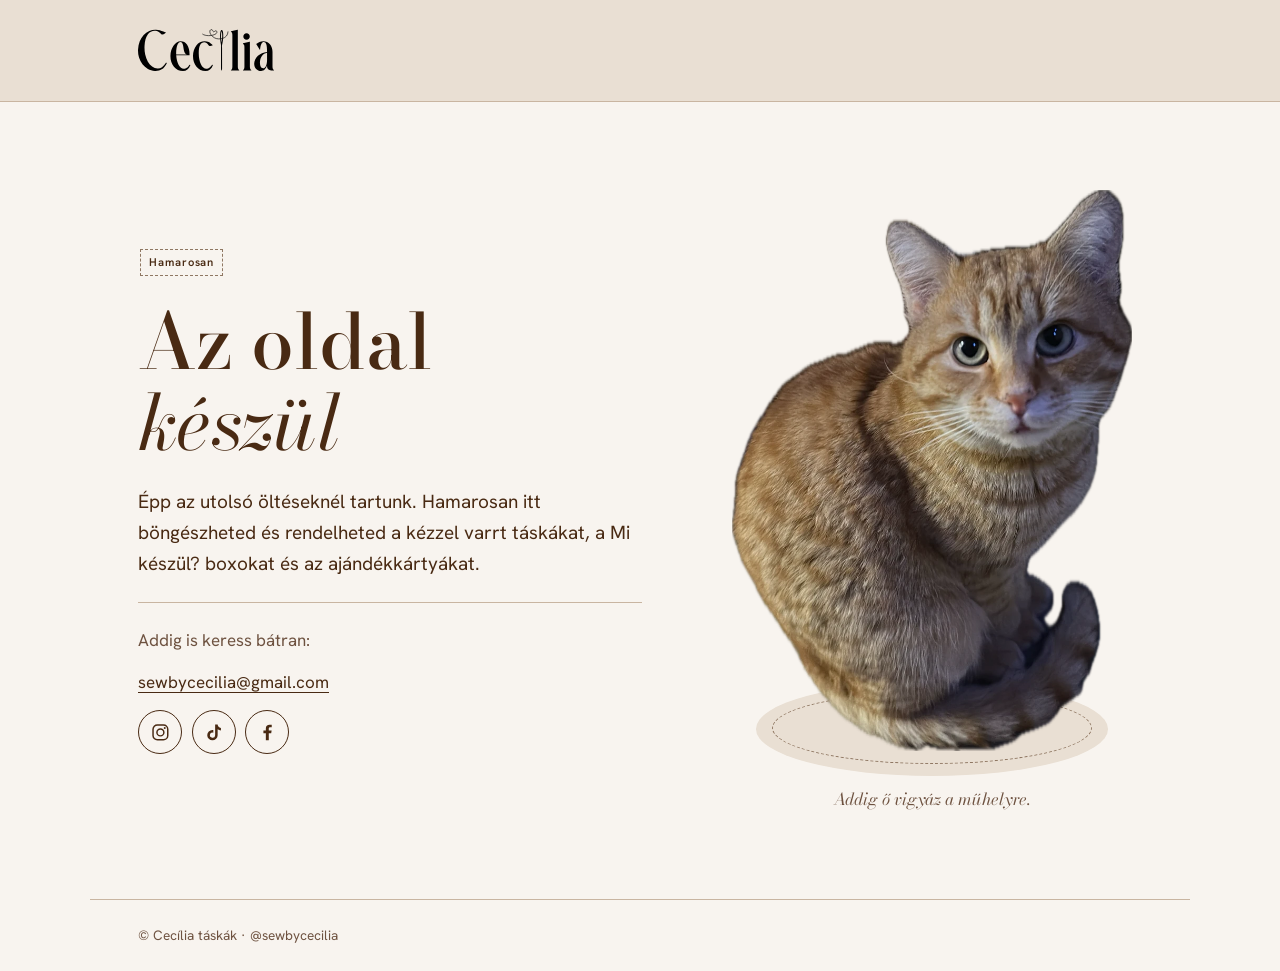
<file: index.html>
<!doctype html>
<html lang="hu">
<head>
<meta charset="utf-8">
<meta name="viewport" content="width=device-width,initial-scale=1,viewport-fit=cover">
<title>Cecília táskák · hamarosan</title>
<meta name="description" content="Készül Cecília kézzel varrt táskáinak weboldala. Addig az Instagramon és e-mailben érsz el.">
<meta property="og:title" content="Cecília táskák · hamarosan">
<meta property="og:description" content="Készül a weboldal. Addig az Instagramon és e-mailben érsz el.">
<meta property="og:image" content="https://sewbycecilia.hu/img/tel-2627.jpg">
<link rel="icon" href="favicon.ico" sizes="32x32">
<link rel="icon" href="favicon.svg" type="image/svg+xml">
<link rel="apple-touch-icon" href="apple-touch-icon.png">
<meta name="theme-color" content="#E9DFD3">
<link rel="stylesheet" href="fonts/fonts.css">
<style>
/* Ideiglenes „készül az oldal” lap. A teljes oldal az elonezet.html-ben van. */
:root { --ivory:#F8F4EF; --bezs:#E9DFD3; --dio:#492A13; --halk:#6E5240; --vonal:#C9B5A1; --teve:#8F7762;
  --display:"Bodoni Moda","Didot","Bodoni 72",Georgia,serif; --body:"Hanken Grotesk","Helvetica Neue",Arial,sans-serif; color-scheme: light; }
* { box-sizing: border-box; }
html, body { margin: 0; background: var(--ivory); color: var(--dio); }
body { font: 400 17px/1.65 var(--body); min-height: 100vh; display: grid; grid-template-rows: auto 1fr auto; }
h1, p { margin: 0; }
a { color: inherit; text-underline-offset: 4px; text-decoration-thickness: 1px; }
:focus-visible { outline: 2px solid currentColor; outline-offset: 3px; }
.wrap { max-width: 1100px; margin-inline: auto; padding-inline: max(20px, env(safe-area-inset-left, 0px)); }
@media (min-width: 700px) { .wrap { padding-inline: 48px; } }
header { background: var(--bezs); border-bottom: 1px solid var(--vonal); }
header .wrap { padding-block: 1.25rem; }
.logo { display: block; width: 136px; height: auto; }
main .wrap { display: grid; gap: 2.5rem; align-items: center; padding-block: clamp(2.5rem, 7vw, 5.5rem); }
main .wrap > * { min-width: 0; }
@media (min-width: 820px) { main .wrap { grid-template-columns: 6fr 5fr; gap: 5rem; } }
.copy { display: grid; gap: 1.4rem; justify-items: start; }
.eyebrow { font-size: .72rem; font-weight: 600; letter-spacing: .2em; text-transform: uppercase; }
h1 { font: 500 clamp(2.6rem, 6.5vw, 4.8rem)/1.06 var(--display); font-variation-settings: "opsz" 24; text-wrap: balance; }
h1 em { font-weight: 400; }
.lead { font-size: 1.1875rem; max-width: 30em; }
.muted { color: var(--halk); }
.tag { display: inline-block; background: var(--ivory); font-size: .7rem; font-weight: 600; letter-spacing: .08em; padding: .4rem .7rem; outline: 1px dashed var(--teve); outline-offset: -3px; }
.contact { display: grid; gap: .9rem; padding-top: 1.4rem; border-top: 1px solid var(--vonal); width: 100%; }
.social { display: flex; flex-wrap: wrap; gap: .6rem; }
.social a { display: grid; place-items: center; width: 2.75rem; height: 2.75rem; border: 1px solid var(--dio); border-radius: 50%; }
.social a:hover { background: var(--dio); color: var(--ivory); }
.social svg { width: 1.3rem; height: 1.3rem; display: block; }
figure { margin: 0; display: grid; gap: .75rem; justify-items: center; }
.cat { position: relative; width: min(100%, 400px); padding-bottom: 6%; }
.cat::before { content: ""; position: absolute; left: 6%; right: 6%; bottom: 0; height: 16%; border-radius: 50%; background: var(--bezs); }
.cat::after { content: ""; position: absolute; left: 10%; right: 10%; bottom: 2%; height: 12%; border-radius: 50%; border: 1px dashed var(--teve); }
.cat img { position: relative; z-index: 1; display: block; width: 100%; height: auto; }
figcaption { font: italic 400 1.05rem/1.4 var(--display); color: var(--halk); text-align: center; }
footer { font-size: .85rem; color: var(--halk); }
footer .wrap { padding-block: 1.5rem; border-top: 1px solid var(--vonal); }
</style>
</head>
<body>
<svg width="0" height="0" style="position:absolute" aria-hidden="true" focusable="false">
  <symbol id="cecilia-logo" viewBox="0 0 672 302"><g transform="matrix(1,0,0,1,-1019.616593,-1934.245536)">
        <g transform="matrix(3.405001,0,0,3.405001,519.828763,-3245.528909)">
            <path d="M329.402,1553.21C326.513,1553.21 324.68,1556.96 323.902,1564.46L323.486,1564.46L318.319,1556.126C319.763,1554.793 321.375,1553.765 323.152,1553.043C324.93,1552.321 326.763,1551.96 328.652,1551.96C330.597,1551.96 332.388,1552.349 334.027,1553.126C335.666,1553.904 337.069,1554.987 338.236,1556.376C339.402,1557.765 340.319,1559.432 340.986,1561.376C341.652,1563.321 341.986,1565.46 341.986,1567.793L341.986,1588.543C341.986,1589.932 342.138,1591.029 342.444,1591.835C342.75,1592.64 343.291,1593.349 344.069,1593.96L344.069,1594.376L339.902,1594.376C338.18,1594.376 336.777,1593.835 335.694,1592.751C334.611,1591.668 334.069,1590.265 334.069,1588.543L334.069,1587.376C333.236,1589.821 332.069,1591.751 330.569,1593.168C329.069,1594.585 327.347,1595.293 325.402,1595.293C323.958,1595.293 322.625,1595.029 321.402,1594.501C320.18,1593.974 319.125,1593.237 318.236,1592.293C317.347,1591.349 316.652,1590.237 316.152,1588.96C315.652,1587.682 315.402,1586.293 315.402,1584.793C315.402,1582.515 315.888,1580.376 316.861,1578.376C317.833,1576.376 319.152,1574.612 320.819,1573.085C322.486,1571.557 324.458,1570.307 326.736,1569.335C329.013,1568.362 331.458,1567.765 334.069,1567.543C334.069,1562.487 333.694,1558.835 332.944,1556.585C332.194,1554.335 331.013,1553.21 329.402,1553.21ZM334.069,1568.626C330.958,1569.126 328.458,1570.71 326.569,1573.376C324.68,1576.043 323.736,1579.376 323.736,1583.376C323.736,1585.876 324.138,1587.835 324.944,1589.251C325.75,1590.668 326.875,1591.376 328.319,1591.376C330.041,1591.376 331.43,1590.265 332.486,1588.043C333.541,1585.821 334.069,1582.932 334.069,1579.376L334.069,1568.626Z"/>
        </g>
        <g transform="matrix(3.405001,0,0,3.405001,519.828763,-3245.528909)">
            <path d="M299.652,1545.126C299.652,1543.737 300.083,1542.612 300.944,1541.751C301.805,1540.89 302.93,1540.46 304.319,1540.46C305.708,1540.46 306.833,1540.89 307.694,1541.751C308.555,1542.612 308.986,1543.737 308.986,1545.126C308.986,1546.515 308.555,1547.654 307.694,1548.543C306.833,1549.432 305.708,1549.876 304.319,1549.876C302.93,1549.876 301.805,1549.432 300.944,1548.543C300.083,1547.654 299.652,1546.515 299.652,1545.126Z"/>
        </g>
        <g transform="matrix(3.405001,0,0,3.405001,519.828763,-3245.528909)">
            <path d="M301.236,1560.96C301.236,1559.571 301.083,1558.474 300.777,1557.668C300.472,1556.862 299.93,1556.154 299.152,1555.543L299.152,1555.126L308.736,1552.793L309.152,1552.793L309.152,1588.626C309.152,1590.015 309.305,1591.112 309.611,1591.918C309.916,1592.724 310.458,1593.432 311.236,1594.043L311.236,1594.46L299.152,1594.46L299.152,1594.043C299.93,1593.432 300.472,1592.724 300.777,1591.918C301.083,1591.112 301.236,1590.015 301.236,1588.626L301.236,1560.96Z"/>
        </g>
        <g transform="matrix(3.405001,0,0,3.405001,519.828763,-3245.528909)">
            <path d="M283.736,1543.46C283.736,1542.071 283.583,1540.974 283.277,1540.168C282.972,1539.362 282.43,1538.654 281.652,1538.043L281.652,1537.626L291.236,1535.293L291.652,1535.293L291.652,1588.626C291.652,1590.015 291.805,1591.112 292.111,1591.918C292.416,1592.724 292.958,1593.432 293.736,1594.043L293.736,1594.46L281.652,1594.46L281.652,1594.043C282.43,1593.432 282.972,1592.724 283.277,1591.918C283.583,1591.112 283.736,1590.015 283.736,1588.626L283.736,1543.46Z"/>
        </g>
        <g transform="matrix(3.405001,0,0,3.405001,519.828763,-3245.528909)">
            <path d="M211.986,1595.293C209.319,1595.293 206.875,1594.751 204.652,1593.668C202.43,1592.585 200.513,1591.085 198.902,1589.168C197.291,1587.251 196.041,1584.974 195.152,1582.335C194.263,1579.696 193.819,1576.793 193.819,1573.626C193.819,1570.682 194.222,1567.904 195.027,1565.293C195.833,1562.682 196.902,1560.39 198.236,1558.418C199.569,1556.446 201.138,1554.876 202.944,1553.71C204.75,1552.543 206.652,1551.96 208.652,1551.96C210.597,1551.96 212.375,1552.418 213.986,1553.335C215.597,1554.251 216.958,1555.543 218.069,1557.21C219.18,1558.876 220.041,1560.89 220.652,1563.251C221.263,1565.612 221.569,1568.265 221.569,1571.21L221.569,1572.46L202.236,1572.46C202.402,1575.349 202.805,1577.987 203.444,1580.376C204.083,1582.765 204.875,1584.821 205.819,1586.543C206.763,1588.265 207.861,1589.599 209.111,1590.543C210.361,1591.487 211.708,1591.96 213.152,1591.96C214.041,1591.96 214.833,1591.862 215.527,1591.668C216.222,1591.474 216.888,1591.154 217.527,1590.71C218.166,1590.265 218.819,1589.668 219.486,1588.918C220.152,1588.168 220.847,1587.237 221.569,1586.126L222.819,1586.543C220.597,1592.376 216.986,1595.293 211.986,1595.293ZM218.236,1571.21C216.958,1571.21 215.986,1570.765 215.319,1569.876C214.652,1568.987 214.125,1567.876 213.736,1566.543C213.347,1565.21 213.055,1563.765 212.861,1562.21C212.666,1560.654 212.416,1559.21 212.111,1557.876C211.805,1556.543 211.375,1555.432 210.819,1554.543C210.263,1553.654 209.43,1553.21 208.319,1553.21C207.43,1553.21 206.611,1553.599 205.861,1554.376C205.111,1555.154 204.458,1556.251 203.902,1557.668C203.347,1559.085 202.916,1560.751 202.611,1562.668C202.305,1564.585 202.152,1566.71 202.152,1569.043L202.152,1570.126C202.152,1570.46 202.18,1570.821 202.236,1571.21L218.236,1571.21Z"/>
        </g>
        <g transform="matrix(0.211029,-0.087691,0.210826,0.507356,625.088616,620.978444)">
            <path d="M839.843,2976.2C840.882,2973.89 842.713,2970.162 842.942,2969.696C866.759,2921.215 922.508,2864.848 957.787,2856.194C970.516,2853.071 988.072,2854.563 988.785,2865.142C990.063,2884.08 939.348,2938.184 860.587,2980.52C842.822,2990.069 849.23,2991.395 838.126,3002.55L666.485,3174.874C665.589,3175.755 661.5,3179.772 652.854,3185.402C652.685,3185.512 645.589,3189.828 644.957,3190.212C642.569,3191.665 641.393,3190.852 637.512,3191.548C637.465,3190.424 634.567,3189.538 634.52,3188.414C634.438,3186.464 636.125,3184.571 637.139,3182.667C640.629,3176.112 644.602,3172.036 645.471,3171.143C649.67,3166.834 804.272,3011.702 818.088,2997.839C825.226,2990.677 832.008,2983.451 839.534,2976.359C839.537,2976.357 839.641,2976.303 839.843,2976.2ZM870.686,2958.454C890.419,2946.089 916.346,2927.936 938.727,2905.948C958.96,2886.07 967.892,2870.974 966.657,2864.709C949.48,2870.382 912.953,2898.859 883.558,2939.089C878.279,2946.313 874.039,2952.847 870.686,2958.454Z"/>
        </g>
        <g transform="matrix(0.96387,0,0,0.96387,-108.64233,-957.733504)">
            <path d="M1632.03,3058.956C1631.352,3098.887 1583.143,3103.151 1563.446,3092.088C1531.279,3074.022 1534.942,3045.235 1550.435,3050.399C1552.244,3051.002 1554.247,3057.01 1554.456,3057.638C1557.526,3066.846 1568.893,3052.211 1572.153,3056.029C1589.027,3075.795 1526.29,3090.564 1500.563,3072.117" style="fill:none;stroke:black;stroke-width:3.33px;"/>
        </g>
        <g transform="matrix(3.400689,0.171304,-0.171304,3.400689,628.804112,-3276.523493)">
            <path d="M219.652,1595.293C216.041,1595.293 212.666,1594.515 209.527,1592.96C206.388,1591.404 203.652,1589.279 201.319,1586.585C198.986,1583.89 197.152,1580.71 195.819,1577.043C194.486,1573.376 193.819,1569.46 193.819,1565.293C193.819,1561.015 194.444,1557.043 195.694,1553.376C196.944,1549.71 198.68,1546.543 200.902,1543.876C203.125,1541.21 205.736,1539.112 208.736,1537.585C211.736,1536.057 215.013,1535.293 218.569,1535.293C220.487,1535.293 222.276,1535.426 223.894,1535.83C224.151,1535.894 224.404,1535.965 224.652,1536.043C226.761,1536.708 232.151,1538.179 233.249,1538.626C233.249,1538.626 228.588,1543.721 226.171,1541.249C223.755,1538.776 220.652,1536.96 217.652,1536.96C212.986,1536.96 209.375,1538.946 206.819,1542.918C204.263,1546.89 202.986,1552.515 202.986,1559.793C202.986,1564.237 203.513,1568.39 204.569,1572.251C205.625,1576.112 207.083,1579.46 208.944,1582.293C210.805,1585.126 212.986,1587.362 215.486,1589.001C217.986,1590.64 220.68,1591.46 223.569,1591.46C225.847,1591.46 227.944,1590.71 229.861,1589.21C231.777,1587.71 233.625,1585.376 235.402,1582.21L236.569,1583.043C234.569,1587.376 232.236,1590.501 229.569,1592.418C226.902,1594.335 223.597,1595.293 219.652,1595.293Z" style="fill-rule:nonzero;"/>
        </g>
        <g transform="matrix(3.405001,0,-0,3.405001,327.517408,-3245.673215)">
            <path d="M301.236,1595.293C298.569,1595.293 296.125,1594.751 293.902,1593.668C291.68,1592.585 289.763,1591.085 288.152,1589.168C286.541,1587.251 285.291,1584.974 284.402,1582.335C283.513,1579.696 283.069,1576.793 283.069,1573.626C283.069,1570.515 283.5,1567.64 284.361,1565.001C285.222,1562.362 286.416,1560.085 287.944,1558.168C289.472,1556.251 291.277,1554.737 293.361,1553.626C295.444,1552.515 297.68,1551.96 300.069,1551.96C302.125,1551.96 304.027,1552.376 305.777,1553.21C307.527,1554.043 310.034,1556.168 311.812,1557.945C307.581,1560.065 306.385,1559.036 305.111,1557.132C303.858,1555.261 301.819,1553.626 299.486,1553.626C296.819,1553.626 294.805,1554.932 293.444,1557.543C292.083,1560.154 291.402,1563.987 291.402,1569.043C291.402,1572.376 291.68,1575.432 292.236,1578.21C292.791,1580.987 293.555,1583.404 294.527,1585.46C295.5,1587.515 296.666,1589.112 298.027,1590.251C299.388,1591.39 300.847,1591.96 302.402,1591.96C303.291,1591.96 304.083,1591.862 304.777,1591.668C305.472,1591.474 306.138,1591.154 306.777,1590.71C307.416,1590.265 308.069,1589.668 308.736,1588.918C309.402,1588.168 310.097,1587.237 310.819,1586.126L312.069,1586.543C309.847,1592.376 306.236,1595.293 301.236,1595.293Z" style="fill-rule:nonzero;"/>
        </g>
    </g></symbol>
  <symbol id="ic-instagram" viewBox="0 0 24 24"><rect x="3.5" y="3.5" width="17" height="17" rx="5" fill="none" stroke="currentColor" stroke-width="1.7"/><circle cx="12" cy="12" r="4" fill="none" stroke="currentColor" stroke-width="1.7"/><circle cx="17" cy="7" r="1.15" fill="currentColor"/></symbol>
  <symbol id="ic-tiktok" viewBox="0 0 24 24"><path fill="currentColor" d="M14 3h2.9c.2 2 1.5 3.5 3.8 3.8v2.9c-1.5 0-2.8-.5-3.8-1.2v6.7a6 6 0 1 1-6-6c.3 0 .7 0 1 .1v3a3 3 0 1 0 2.1 2.9V3z"/></symbol>
  <symbol id="ic-facebook" viewBox="0 0 24 24"><path fill="currentColor" d="M13.6 21v-8h2.8l.5-3.2h-3.3V7.8c0-.9.4-1.6 1.7-1.6H17V3.3c-.4-.1-1.4-.2-2.5-.2-2.6 0-4.3 1.5-4.3 4.3v2.4H7.4V13h2.8v8h3.4z"/></symbol>
</svg>
<header><div class="wrap"><svg class="logo" viewBox="0 0 672 302" role="img" aria-label="Cecília"><use href="#cecilia-logo"></use></svg></div></header>
<main>
  <div class="wrap">
    <div class="copy">
      <span class="tag">Hamarosan</span>
      <h1>Az oldal <em>készül</em></h1>
      <p class="lead">Épp az utolsó öltéseknél tartunk. Hamarosan itt böngészheted és rendelheted a kézzel varrt táskákat, a Mi készül? boxokat és az ajándékkártyákat.</p>
      <div class="contact">
        <p class="muted">Addig is keress bátran:</p>
        <p><a href="mailto:sewbycecilia@gmail.com">sewbycecilia@gmail.com</a></p>
        <div class="social">
          <a href="https://www.instagram.com/sewbycecilia/" target="_blank" rel="noopener" aria-label="Instagram: sewbycecilia"><svg aria-hidden="true"><use href="#ic-instagram"></use></svg></a>
          <a href="https://www.tiktok.com/@sewbycecilia" target="_blank" rel="noopener" aria-label="TikTok: sewbycecilia"><svg aria-hidden="true"><use href="#ic-tiktok"></use></svg></a>
          <a href="https://www.facebook.com/sewbycecilia" target="_blank" rel="noopener" aria-label="Facebook: sewbycecilia"><svg aria-hidden="true"><use href="#ic-facebook"></use></svg></a>
        </div>
      </div>
    </div>
    <figure>
      <div class="cat"><picture><source srcset="img/macska.webp" type="image/webp"><img src="img/macska.png" width="760" height="1065" alt="Vörös cirmos macska ül, és egyenesen a kamerába néz."></picture></div>
      <figcaption>Addig ő vigyáz a műhelyre.</figcaption>
    </figure>
  </div>
</main>
<footer><div class="wrap">© Cecília táskák · @sewbycecilia</div></footer>
</body>
</html>
</file>
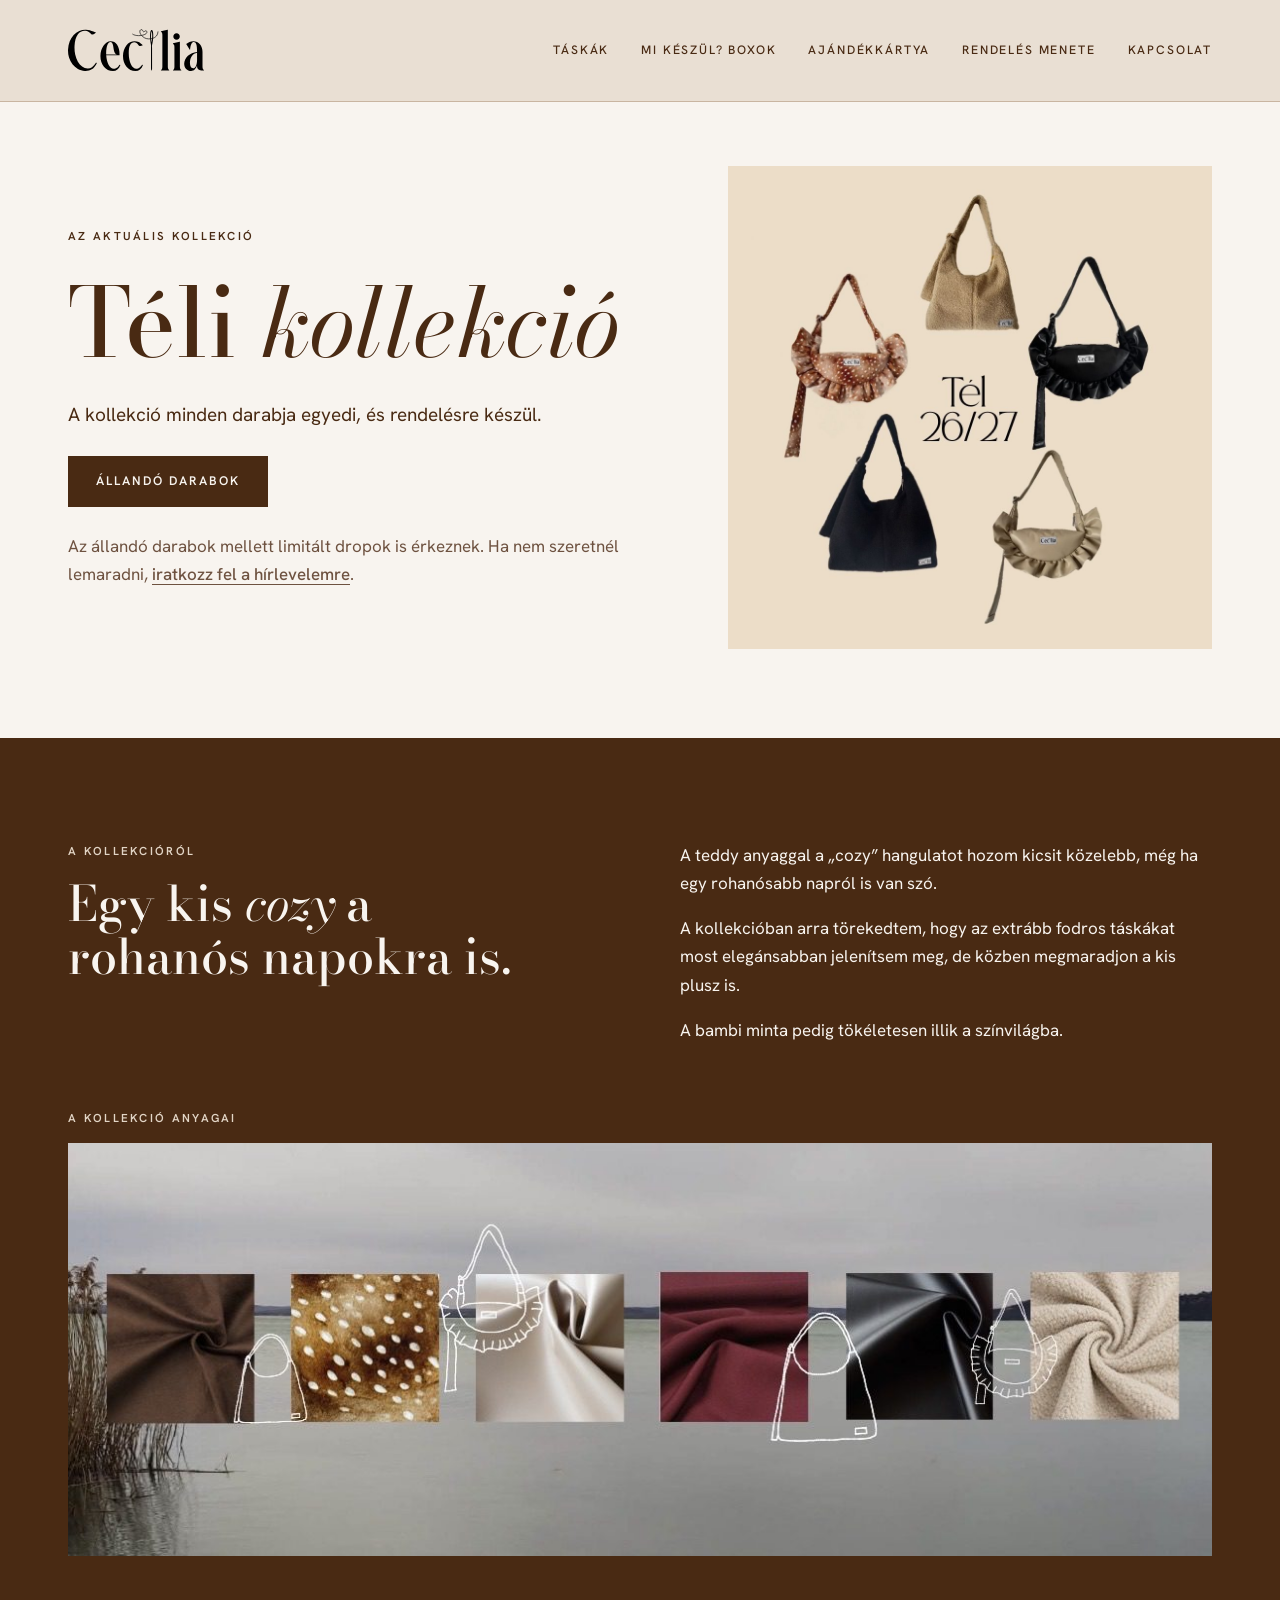
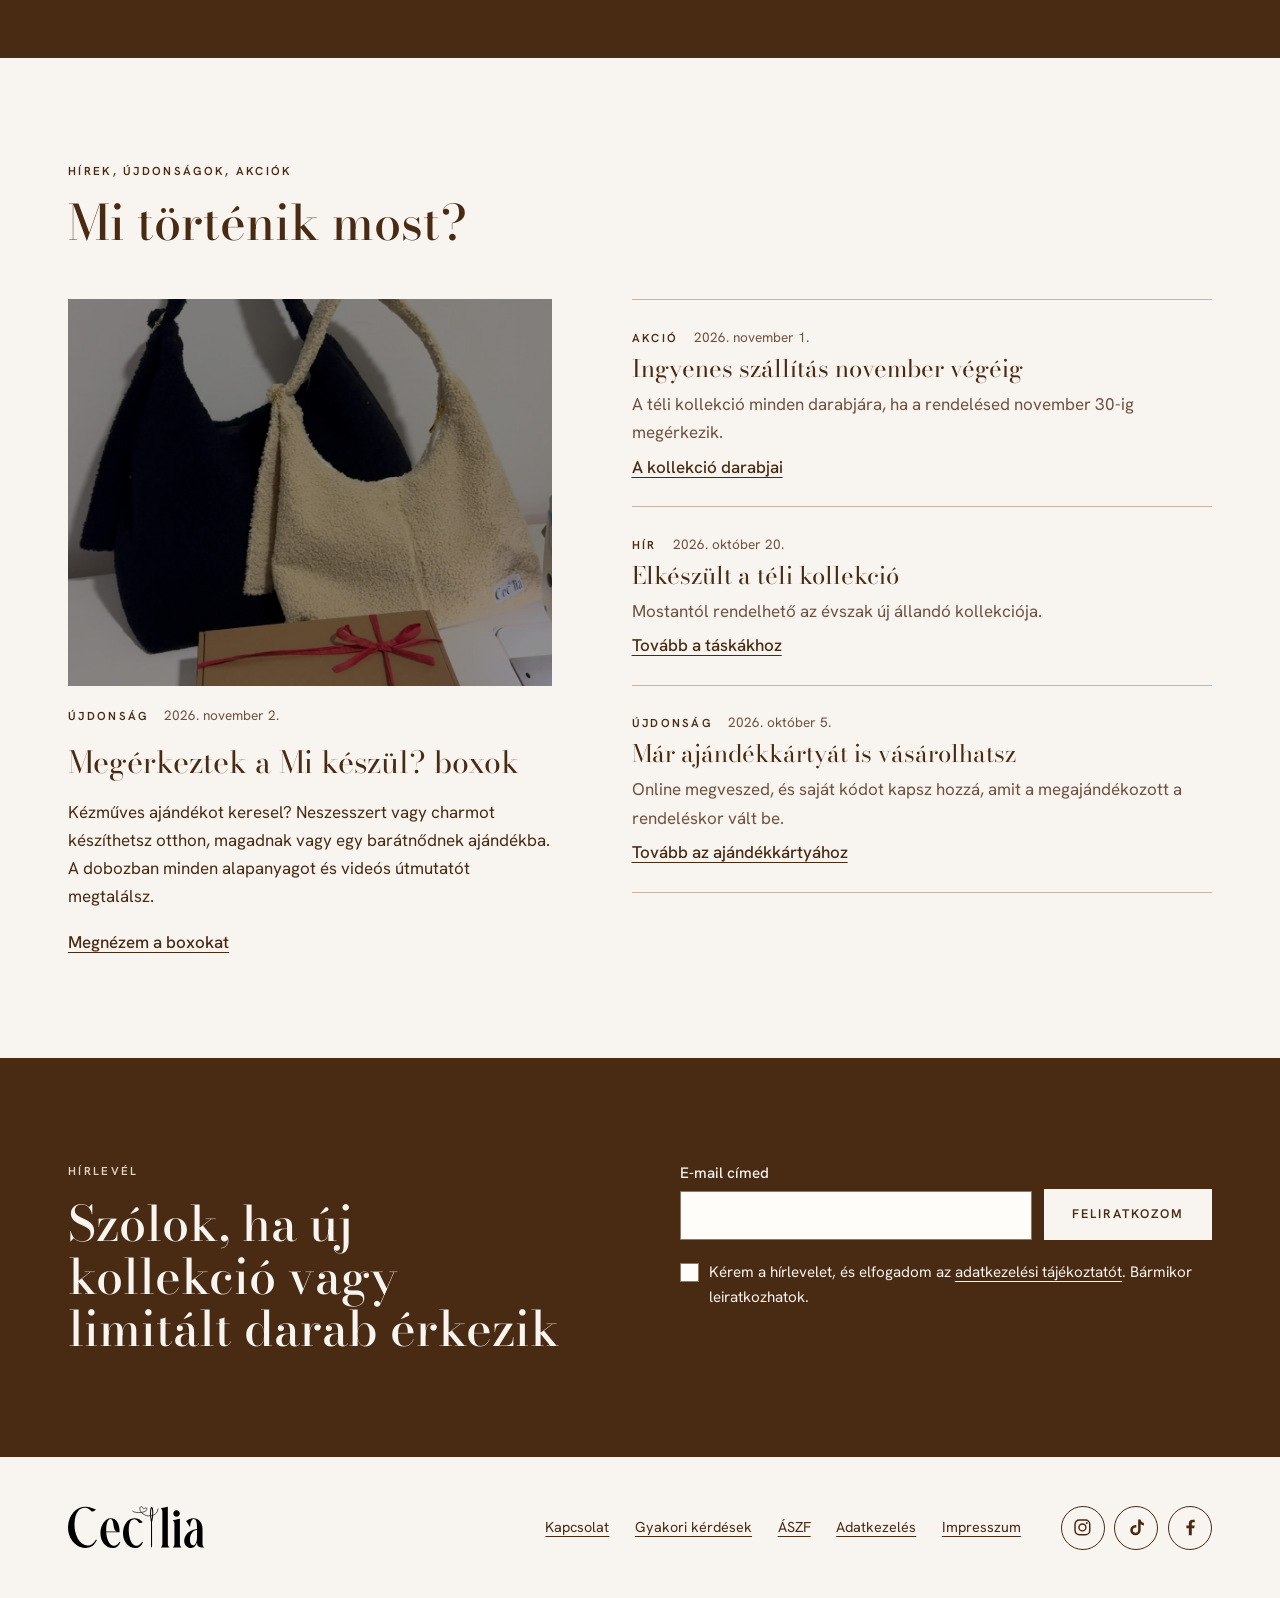
<file: elonezet.html>
<!doctype html>
<html lang="hu">
<head>
<meta charset="utf-8">
<meta name="robots" content="noindex">
<meta name="viewport" content="width=device-width,initial-scale=1,viewport-fit=cover">
<title>Cecília táskák</title>
<meta name="description" content="Kézzel varrt táskák, Mi készül? boxok és ajándékkártya. Rendelés online, a rendelési lappal.">
<meta property="og:title" content="Cecília táskák">
<meta property="og:description" content="Kézzel varrt táskák, Mi készül? boxok és ajándékkártya.">
<meta property="og:image" content="https://sewbycecilia.hu/img/teli-kollekcio.jpg">
<meta property="og:url" content="https://sewbycecilia.hu/">
<meta property="og:type" content="website">
<link rel="icon" href="favicon.ico" sizes="32x32">
<link rel="icon" href="favicon.svg" type="image/svg+xml">
<link rel="apple-touch-icon" href="apple-touch-icon.png">
<meta name="theme-color" content="#E9DFD3">
<link rel="preload" href="fonts/hanken-grotesk-latin-wght-normal.woff2" as="font" type="font/woff2" crossorigin>
<link rel="stylesheet" href="fonts/fonts.css">
<style>body{margin:0;padding:0}img{max-width:100%}[hidden]:not([hidden=until-found i]){display:none!important}</style>
<style>
/* Elrendezés: elegáns divatház-katalógus. Sok levegő, finom vonalak, a köszönőkártya színei: törtfehér alap és #492A13 barna, köztük ugyanezek világosabb árnyalatai.
   Tudatosan egyetlen, világos megjelenés: a fekete logó mindig világos alapon áll. Nincs animáció és felugró ablak. */
:root {
  --ivory: #F8F4EF;     /* alap háttér, fejléc */
  --bezs: #E9DFD3;      /* világos sávok */
  --homok: #DDCFBF;     /* középtónus */
  --teve: #8F7762;      /* varrásvonalak */
  --konyak: #2F1A0B;    /* gombok és linkek sötétebb állapota */
  --dio: #492A13;       /* sötét sávok, gombok */
  --kave: #492A13;      /* szöveg */
  --halk: #6E5240;      /* másodlagos szöveg */
  --vonal: #C9B5A1;     /* hajszálvonalak */
  --hiba: #8C2B1A;
  --cimke: #492A13;
  --display: "Bodoni Moda", "Didot", "Bodoni 72", Georgia, serif;
  --body: "Hanken Grotesk", "Helvetica Neue", Arial, sans-serif;
  color-scheme: light;
}
* { box-sizing: border-box; }
html { background: var(--ivory); }
body { background: var(--ivory); color: var(--kave); font: 400 17px/1.65 var(--body); }
.wrap { max-width: 1240px; margin-inline: auto; padding-left: max(20px, env(safe-area-inset-left, 0px)); padding-right: max(20px, env(safe-area-inset-right, 0px)); }
@media (min-width: 700px) { .wrap { padding-left: max(48px, env(safe-area-inset-left, 0px)); padding-right: max(48px, env(safe-area-inset-right, 0px)); } }
h1, h2, h3, p, ul, ol, fieldset, figure { margin: 0; padding: 0; }
ul, ol { list-style: none; }
fieldset { border: 0; min-width: 0; }
legend { padding: 0; }
h1, h2 { font-family: var(--display); font-weight: 500; font-variation-settings: "opsz" 24; line-height: 1.08; text-wrap: balance; }
h1 { font-size: clamp(3rem, 7.5vw, 6rem); }
h2 { font-size: clamp(2rem, 3.8vw, 3.1rem); }
h3 { font-size: 1.125rem; font-weight: 500; line-height: 1.35; }
h1 em, h2 em { font-weight: 400; }
a { color: inherit; text-underline-offset: 4px; text-decoration-thickness: 1px; }
:focus-visible { outline: 2px solid currentColor; outline-offset: 3px; }
h1:focus { outline: none; }
.lead { font-size: 1.1875rem; line-height: 1.6; max-width: 32em; }
.muted { color: var(--halk); }
.small { font-size: .9rem; }
.eyebrow { font-size: .72rem; font-weight: 600; letter-spacing: .2em; text-transform: uppercase; color: var(--cimke); }
.stack { display: grid; gap: 1.1rem; align-content: start; }
.stack > * { min-width: 0; }
.stitch { border: 0; border-top: 1px solid var(--vonal); margin: 0; }

/* Sötét és tónusos sávok: a színeket helyben írják felül */
.dark { background: var(--dio); color: var(--ivory); --kave: #F8F4EF; --halk: #DCCFC1; --vonal: #7A5F4B; --cimke: #E2D5C6; --hiba: #F6C9B8; }
.sand { background: var(--bezs); }

/* Varrott címke */
.tag { display: inline-block; background: var(--ivory); color: #492A13; font-size: .7rem; font-weight: 600; letter-spacing: .08em; padding: .4rem .7rem; outline: 1px dashed #8F7762; outline-offset: -3px; }
.tag.off { background: #E9DFD3; color: #6E5240; }

.btn { display: inline-block; font: 600 .78rem/1.2 var(--body); letter-spacing: .16em; text-transform: uppercase; background: var(--kave); color: var(--ivory); border: 1px solid var(--kave); border-radius: 0; padding: 1.05rem 1.7rem; text-decoration: none; cursor: pointer; text-align: center; }
.btn:hover { background: var(--konyak); border-color: var(--konyak); color: #F8F4EF; }
.btn.ghost { background: transparent; color: var(--kave); }
.btn.ghost:hover { background: #492A13; border-color: #492A13; color: #F8F4EF; }
.dark .btn { background: #F8F4EF; color: #492A13; border-color: #F8F4EF; }
.dark .btn:hover { background: #DDCFBF; border-color: #DDCFBF; color: #492A13; }
.dark .btn.ghost { background: transparent; color: #F8F4EF; }
.dark .btn.ghost:hover { background: #F8F4EF; color: #492A13; border-color: #F8F4EF; }
.btn-row { display: flex; flex-wrap: wrap; gap: .75rem; }
.textlink { font-weight: 500; text-decoration: underline; }
.textlink:hover { color: var(--konyak); }

/* Bemutató-sáv: élesítéskor törölhető */
.demo { background: var(--bezs); color: #6E5240; font-size: .8rem; line-height: 1.4; padding-block: .45rem; }

/* Fejléc */
.site-head { background: var(--bezs); border-bottom: 1px solid var(--vonal); position: relative; z-index: 10; }
.menu-btn { display: none; align-items: center; gap: .6rem; background: transparent; border: 1px solid #8F7762; color: #492A13; font: 600 .72rem/1 var(--body); letter-spacing: .16em; text-transform: uppercase; padding: .75rem .9rem; min-height: 2.75rem; cursor: pointer; border-radius: 0; }
.menu-btn i { display: grid; gap: 4px; width: 18px; }
.menu-btn i::before, .menu-btn i::after, .menu-btn i b { content: ""; display: block; height: 1.5px; background: currentColor; }
@media (max-width: 759px) {
  .menu-btn { display: inline-flex; }
  .site-head .nav { flex-basis: 100%; display: none; }
  .site-head.open .nav { display: block; }
  .nav ul { flex-direction: column; gap: 0; padding-block: .25rem .5rem; }
  .nav li + li { border-top: 1px solid var(--vonal); }
  .nav a { padding: .95rem 0; border-bottom: 0; }
  .nav a[aria-current="page"] { border-bottom: 0; text-decoration: underline; text-underline-offset: 6px; }
}
.site-head .wrap { display: flex; flex-wrap: wrap; align-items: center; justify-content: space-between; gap: .75rem 2rem; padding-block: 1.25rem; }
.logo-link { display: block; line-height: 0; }
.logo { display: block; width: 136px; height: auto; }
.nav ul { display: flex; flex-wrap: wrap; gap: .25rem 2rem; }
.nav a { display: block; padding: .4rem 0; font-weight: 500; font-size: .76rem; letter-spacing: .15em; text-transform: uppercase; text-decoration: none; border-bottom: 1px solid transparent; }
.nav a:hover { border-bottom-color: var(--vonal); }
.nav a[aria-current="page"] { border-bottom-color: var(--kave); }

main { display: block; }
.section { padding-block: clamp(3.5rem, 8vw, 7rem); }
.section.tight-top { padding-top: 0; }
.head-block { display: grid; gap: 1rem; margin-bottom: clamp(2rem, 4vw, 3.5rem); max-width: 44rem; }
.page-head { padding-block: clamp(3rem, 7vw, 6rem); display: grid; gap: 1.25rem; }
.page-head .lead { color: var(--halk); }

/* Főoldal: kollekció */
.hero { display: grid; gap: 2.5rem; padding-block: clamp(2rem, 5vw, 4rem) clamp(3rem, 7vw, 6rem); align-items: center; }
.hero > * { min-width: 0; }
.hero .copy { display: grid; gap: 1.6rem; justify-items: start; }
.hero-art img { display: block; width: 100%; height: auto; }
@media (min-width: 860px) { .hero { grid-template-columns: 6fr 5fr; gap: 5rem; } }

.split { display: grid; gap: 2.5rem; }
.split > * { min-width: 0; }
@media (min-width: 860px) { .split { grid-template-columns: 1fr 1fr; gap: 5rem; align-items: start; } }

.swatches { display: grid; grid-template-columns: repeat(3, 1fr); gap: 1.25rem .75rem; margin-top: .5rem; }
@media (min-width: 560px) { .swatches { grid-template-columns: repeat(6, 1fr); } }
.swatch { display: grid; gap: .5rem; font-size: .85rem; }
.fabric-wrap { display: grid; gap: 1rem; padding-bottom: clamp(3.5rem, 8vw, 7rem); margin-top: calc(-1 * clamp(1rem, 3vw, 2.5rem)); }
.fabric-wrap img { display: block; width: 100%; height: auto; }
.swatch i { display: block; aspect-ratio: 3 / 4; background: var(--c); border: 1px solid #7A5F4B; }

/* Főoldal: hírek */
.hirek { display: grid; gap: 2.5rem; }
.hirek > * { min-width: 0; }
@media (min-width: 860px) { .hirek { grid-template-columns: 5fr 6fr; gap: 5rem; align-items: start; } }
.hir-lead { display: grid; gap: 1.1rem; }
.hir-lead .pic { aspect-ratio: 5 / 4; }
.hir-lead .pic svg { width: 56%; }
.hir-list li { display: grid; gap: .4rem; padding-block: 1.6rem; border-top: 1px solid var(--vonal); }
.hir-list li:last-child { border-bottom: 1px solid var(--vonal); }
.hir-top { display: flex; flex-wrap: wrap; gap: .25rem 1rem; align-items: baseline; }
.hir-date { font-size: .85rem; color: var(--halk); font-variant-numeric: tabular-nums; }
.hir-title { font: 400 1.5rem/1.2 var(--display); }

/* Termékkártya */
.grid { display: grid; gap: 3rem 2rem; }
@media (min-width: 640px) { .grid { grid-template-columns: repeat(3, 1fr); } }
.card { display: grid; gap: 1rem; grid-template-rows: auto 1fr; min-width: 0; }
.pic { position: relative; aspect-ratio: 4 / 5; display: grid; place-items: center; background: var(--tone, var(--homok)); }
.pic svg { width: 78%; height: auto; }
.pic > img { position: absolute; inset: 0; width: 100%; height: 100%; object-fit: cover; }
.pic .tag { position: absolute; left: .75rem; top: .75rem; }
.card .info { display: grid; gap: .35rem; align-content: start; }
.card .meta { display: flex; justify-content: space-between; gap: 1rem; align-items: baseline; }
.card h3 { font: 400 1.35rem/1.2 var(--display); }
.price { font-variant-numeric: tabular-nums; white-space: nowrap; }
.card .btn { margin-top: .75rem; justify-self: start; padding: .8rem 1.2rem; }
.card.sold .pic svg { opacity: .5; }

/* Űrlap */
.form { display: grid; gap: 1.25rem; }
.fields-2 { display: grid; gap: 1.25rem; }
@media (min-width: 560px) { .fields-2 { grid-template-columns: 1fr 1fr; } }
.field { display: grid; gap: .35rem; min-width: 0; }
.field label, .legend { font-weight: 500; font-size: .95rem; }
.opt { font-weight: 400; color: var(--halk); }
input[type=text], input[type=email], input[type=tel], input[type=number], select, textarea {
  width: 100%; font: 400 1rem/1.4 var(--body); color: #492A13; background: #FFFDFA;
  border: 1px solid #8F7762; border-radius: 0; padding: .75rem .85rem; min-height: 3rem;
}
textarea { min-height: 6rem; resize: vertical; }
input[aria-invalid=true], select[aria-invalid=true] { border-color: var(--hiba); border-width: 2px; }
.err { color: var(--hiba); font-size: .875rem; font-weight: 500; }
.check { display: grid; grid-template-columns: auto 1fr; gap: .6rem; align-items: start; font-size: .95rem; }
.check input { appearance: none; -webkit-appearance: none; display: grid; place-content: center; width: 1.2rem; height: 1.2rem; margin: .22rem 0 0; background: #FFFDFA; border: 1px solid #8F7762; border-radius: 0; cursor: pointer; }
.check input:checked { background: #492A13; border-color: #492A13; }
.check input:checked::after { content: ""; width: .34rem; height: .64rem; border: solid #F8F4EF; border-width: 0 2px 2px 0; transform: translateY(-1px) rotate(45deg); }
.dark .check input:checked { background: #F8F4EF; border-color: #F8F4EF; }
.dark .check input:checked::after { border-color: #492A13; }
.form-panel { background: var(--ivory); padding: clamp(1.5rem, 3.5vw, 2.75rem); }
.notice { display: grid; gap: .8rem; background: var(--ivory); color: #492A13; --halk: #6E5240; padding: 1.75rem; outline: 1px dashed #8F7762; outline-offset: -7px; }
.notice > * { min-width: 0; }
.notice:focus { outline: 1px dashed #8F7762; }
.summary { display: grid; grid-template-columns: auto 1fr; gap: .15rem 1rem; font-size: .95rem; }
.summary dt { color: var(--halk); }
.summary dd { margin: 0; overflow-wrap: anywhere; }
dl { margin: 0; }

/* Lépések */
.steps { display: grid; }
.steps li { display: grid; grid-template-columns: 3.5rem 1fr; gap: .25rem 1rem; padding-block: 1.6rem; border-top: 1px solid var(--vonal); }
.steps li:last-child { border-bottom: 1px solid var(--vonal); }
.steps .n { font: 400 2.5rem/1 var(--display); color: var(--kave); grid-row: span 2; }
.steps p { grid-column: 2; color: var(--halk); max-width: 38rem; }
.steps.compact li { padding-block: 1.2rem; }

/* Boxok */
.box-row { display: grid; gap: 1.75rem; }
@media (min-width: 720px) { .box-row { grid-template-columns: 5fr 6fr; gap: 4rem; align-items: center; } .box-row.flip { grid-template-columns: 6fr 5fr; } .box-row.flip .pic { order: 2; } }
.box-row > * { min-width: 0; }
.box-row + .box-row { margin-top: clamp(3rem, 6vw, 5rem); }
.includes { display: grid; gap: .35rem; }
.includes li { padding-left: 1.4rem; position: relative; }
.includes li::before { content: ""; position: absolute; left: 0; top: .82em; width: .85rem; border-top: 1px solid var(--konyak); }

/* Ajándékkártya */
.gift-layout { display: grid; gap: 3rem; }
.gift-layout > * { min-width: 0; }
@media (min-width: 900px) { .gift-layout { grid-template-columns: 6fr 5fr; gap: 5rem; align-items: start; } }
.amounts { display: flex; flex-wrap: wrap; gap: .5rem; margin-top: .5rem; }
.amounts label { cursor: pointer; }
.amounts input { position: absolute; opacity: 0; width: 1px; height: 1px; }
.amounts span { display: block; padding: .65rem .95rem; border: 1px solid #8F7762; font-variant-numeric: tabular-nums; background: #FFFDFA; }
.amounts input:checked + span { background: var(--dio); color: var(--ivory); border-color: var(--dio); }
.amounts input:focus-visible + span { outline: 2px solid var(--kave); outline-offset: 2px; }
.stage { background: var(--dio); padding: clamp(1.25rem, 4vw, 2.5rem); }
.gcard { background: var(--ivory); color: #492A13; padding: clamp(1.25rem, 4vw, 2rem); position: relative; display: grid; gap: 1.1rem; }
.gcard::after { content: ""; position: absolute; inset: 8px; border: 1px dashed #8F7762; pointer-events: none; }
.gcard .top { display: flex; flex-wrap: wrap; justify-content: space-between; gap: .75rem 1rem; align-items: flex-start; }
.gcard .logo { width: 104px; }
.gcard .amt { font: 400 clamp(1.9rem, 4.5vw, 2.6rem)/1 var(--display); font-variant-numeric: lining-nums; white-space: nowrap; }
.gcard .msg { font: italic 400 1.15rem/1.4 var(--display); min-height: 1.6em; overflow-wrap: anywhere; }
.gcard .who { font-size: .95rem; color: #6E5240; overflow-wrap: anywhere; }
.code { font-weight: 600; letter-spacing: .1em; font-variant-numeric: tabular-nums; font-size: 1.05rem; overflow-wrap: anywhere; }

/* Hírlevél és lábléc */
.news { display: grid; gap: 2.5rem; }
@media (min-width: 860px) { .news { grid-template-columns: 1fr 1fr; gap: 5rem; align-items: start; } }
.news > * { min-width: 0; }
.news-row { display: grid; gap: .75rem; }
@media (min-width: 560px) { .news-row { grid-template-columns: 1fr auto; align-items: end; } }
.news-row .btn { min-height: 3rem; }
.site-foot { background: var(--ivory); font-size: .9rem; }
.site-foot .wrap { display: flex; flex-wrap: wrap; gap: 1.25rem 3rem; justify-content: space-between; align-items: center; padding-block: 2.5rem; }
.foot-links { display: flex; flex-wrap: wrap; gap: .4rem 1.6rem; }
.social { display: flex; flex-wrap: wrap; gap: .6rem; }
.social a { display: grid; place-items: center; width: 2.75rem; height: 2.75rem; border: 1px solid #492A13; border-radius: 50%; color: #492A13; }
.social a:hover { background: #492A13; color: #F8F4EF; }
.social svg { width: 1.3rem; height: 1.3rem; display: block; }
.foot-right { display: flex; flex-wrap: wrap; align-items: center; gap: 1rem 2.5rem; }
.contact-list { display: grid; gap: 1.25rem; margin-top: .75rem; }
.contact-list > div { display: grid; gap: .5rem; }
.faq-group { display: grid; gap: 1.25rem; padding-block: clamp(2rem, 4vw, 3.5rem); border-top: 1px solid var(--vonal); }
.faq-group:first-child { border-top: 0; padding-top: 0; }
.faq-group:last-child { padding-bottom: 0; }
.faq-group > * { min-width: 0; }
@media (min-width: 860px) { .faq-group { grid-template-columns: 4fr 7fr; gap: 4rem; } }
.faq-item { border-bottom: 1px solid var(--vonal); }
.faq-item:first-child { border-top: 1px solid var(--vonal); }
.faq-item summary { display: flex; justify-content: space-between; gap: 1.5rem; align-items: baseline; padding-block: 1.05rem; font-weight: 500; cursor: pointer; list-style: none; }
.faq-item summary::-webkit-details-marker { display: none; }
.faq-item summary::after { content: "+"; font: 400 1.5rem/1 var(--display); flex: none; }
.faq-item[open] summary::after { content: "–"; }
.faq-item p { padding-bottom: 1.25rem; color: var(--halk); max-width: 38rem; }
.faq-item p.todo { font-style: italic; }

/* Kiemelt értesítés: kis kártya a sarokban, nem takarja el az oldalt és nem veszi el a fókuszt */
.promo { position: fixed; z-index: 20; right: max(1.25rem, env(safe-area-inset-right, 0px)); bottom: max(1.25rem, env(safe-area-inset-bottom, 0px)); width: min(360px, calc(100vw - 2rem));
  display: grid; background: var(--ivory); color: #492A13; --halk: #6E5240; box-shadow: 0 12px 32px rgba(47,26,11,.22); outline: 1px dashed #8F7762; outline-offset: -7px; }
.promo[hidden] { display: none; }
@media (max-width: 559px) {
  .promo { left: .75rem; right: .75rem; bottom: max(.75rem, env(safe-area-inset-bottom, 0px)); width: auto; outline-offset: -5px; }
  .promo-img { display: none; }
  .promo-copy { gap: .4rem; padding: 1rem 1.1rem 1.1rem; }
  .promo-copy h2 { font-size: 1.2rem; }
  .promo-copy p { display: none; }
  .promo-copy .tag { font-size: .65rem; padding: .3rem .55rem; }
  .promo-copy .btn { padding: .65rem .9rem; font-size: .72rem; }
  .promo-close { top: .3rem; right: .3rem; }
}
.promo-img img { display: block; width: 100%; aspect-ratio: 16 / 9; object-fit: cover; }
.promo-copy { display: grid; gap: .6rem; justify-items: start; padding: 1.4rem 1.5rem 1.5rem; }
.promo-copy h2 { font-size: 1.5rem; padding-right: 2rem; }
.promo-copy p { font-size: .95rem; line-height: 1.5; }
.promo-copy .btn { padding: .75rem 1.1rem; }
.promo-close { position: absolute; top: .55rem; right: .55rem; width: 2.75rem; height: 2.75rem; display: grid; place-items: center; background: var(--ivory); color: #492A13; border: 0; border-radius: 0; font: 400 1.6rem/1 var(--display); cursor: pointer; }
.promo-close:hover { background: var(--bezs); }
.legal-block { display: grid; gap: .4rem; padding-block: 1.5rem; border-top: 1px solid var(--vonal); max-width: 44rem; }
</style>
</head>
<body>
<!-- Netlify űrlapfelismeréshez: ezek nem látszanak, a mezőneveknek egyezniük kell a lenti küldő kóddal -->
<form name="rendeles-taska" data-netlify="true" netlify-honeypot="bot-field" hidden><input name="bot-field"><input name="termek"><input name="ar"><input name="szin"><input name="nev"><input name="email"><input name="telefon"><input name="cim"><input name="ajandekkartya"><textarea name="megjegyzes"></textarea></form>
<form name="rendeles-box" data-netlify="true" netlify-honeypot="bot-field" hidden><input name="bot-field"><input name="termek"><input name="ar"><input name="mennyiseg"><input name="nev"><input name="email"><input name="telefon"><input name="cim"><input name="ajandekkartya"><textarea name="megjegyzes"></textarea></form>
<form name="ajandekkartya" data-netlify="true" netlify-honeypot="bot-field" hidden><input name="bot-field"><input name="osszeg"><input name="kinek"><input name="kitol"><textarea name="uzenet"></textarea><input name="email"></form>
<form name="kapcsolat" data-netlify="true" netlify-honeypot="bot-field" hidden><input name="bot-field"><input name="nev"><input name="email"><textarea name="uzenet"></textarea></form>
<form name="hirlevel" data-netlify="true" netlify-honeypot="bot-field" hidden><input name="bot-field"><input name="email"></form>
<svg width="0" height="0" style="position:absolute" aria-hidden="true" focusable="false">
  <symbol id="cecilia-logo" viewBox="0 0 672 302"><g transform="matrix(1,0,0,1,-1019.616593,-1934.245536)">
        <g transform="matrix(3.405001,0,0,3.405001,519.828763,-3245.528909)">
            <path d="M329.402,1553.21C326.513,1553.21 324.68,1556.96 323.902,1564.46L323.486,1564.46L318.319,1556.126C319.763,1554.793 321.375,1553.765 323.152,1553.043C324.93,1552.321 326.763,1551.96 328.652,1551.96C330.597,1551.96 332.388,1552.349 334.027,1553.126C335.666,1553.904 337.069,1554.987 338.236,1556.376C339.402,1557.765 340.319,1559.432 340.986,1561.376C341.652,1563.321 341.986,1565.46 341.986,1567.793L341.986,1588.543C341.986,1589.932 342.138,1591.029 342.444,1591.835C342.75,1592.64 343.291,1593.349 344.069,1593.96L344.069,1594.376L339.902,1594.376C338.18,1594.376 336.777,1593.835 335.694,1592.751C334.611,1591.668 334.069,1590.265 334.069,1588.543L334.069,1587.376C333.236,1589.821 332.069,1591.751 330.569,1593.168C329.069,1594.585 327.347,1595.293 325.402,1595.293C323.958,1595.293 322.625,1595.029 321.402,1594.501C320.18,1593.974 319.125,1593.237 318.236,1592.293C317.347,1591.349 316.652,1590.237 316.152,1588.96C315.652,1587.682 315.402,1586.293 315.402,1584.793C315.402,1582.515 315.888,1580.376 316.861,1578.376C317.833,1576.376 319.152,1574.612 320.819,1573.085C322.486,1571.557 324.458,1570.307 326.736,1569.335C329.013,1568.362 331.458,1567.765 334.069,1567.543C334.069,1562.487 333.694,1558.835 332.944,1556.585C332.194,1554.335 331.013,1553.21 329.402,1553.21ZM334.069,1568.626C330.958,1569.126 328.458,1570.71 326.569,1573.376C324.68,1576.043 323.736,1579.376 323.736,1583.376C323.736,1585.876 324.138,1587.835 324.944,1589.251C325.75,1590.668 326.875,1591.376 328.319,1591.376C330.041,1591.376 331.43,1590.265 332.486,1588.043C333.541,1585.821 334.069,1582.932 334.069,1579.376L334.069,1568.626Z"/>
        </g>
        <g transform="matrix(3.405001,0,0,3.405001,519.828763,-3245.528909)">
            <path d="M299.652,1545.126C299.652,1543.737 300.083,1542.612 300.944,1541.751C301.805,1540.89 302.93,1540.46 304.319,1540.46C305.708,1540.46 306.833,1540.89 307.694,1541.751C308.555,1542.612 308.986,1543.737 308.986,1545.126C308.986,1546.515 308.555,1547.654 307.694,1548.543C306.833,1549.432 305.708,1549.876 304.319,1549.876C302.93,1549.876 301.805,1549.432 300.944,1548.543C300.083,1547.654 299.652,1546.515 299.652,1545.126Z"/>
        </g>
        <g transform="matrix(3.405001,0,0,3.405001,519.828763,-3245.528909)">
            <path d="M301.236,1560.96C301.236,1559.571 301.083,1558.474 300.777,1557.668C300.472,1556.862 299.93,1556.154 299.152,1555.543L299.152,1555.126L308.736,1552.793L309.152,1552.793L309.152,1588.626C309.152,1590.015 309.305,1591.112 309.611,1591.918C309.916,1592.724 310.458,1593.432 311.236,1594.043L311.236,1594.46L299.152,1594.46L299.152,1594.043C299.93,1593.432 300.472,1592.724 300.777,1591.918C301.083,1591.112 301.236,1590.015 301.236,1588.626L301.236,1560.96Z"/>
        </g>
        <g transform="matrix(3.405001,0,0,3.405001,519.828763,-3245.528909)">
            <path d="M283.736,1543.46C283.736,1542.071 283.583,1540.974 283.277,1540.168C282.972,1539.362 282.43,1538.654 281.652,1538.043L281.652,1537.626L291.236,1535.293L291.652,1535.293L291.652,1588.626C291.652,1590.015 291.805,1591.112 292.111,1591.918C292.416,1592.724 292.958,1593.432 293.736,1594.043L293.736,1594.46L281.652,1594.46L281.652,1594.043C282.43,1593.432 282.972,1592.724 283.277,1591.918C283.583,1591.112 283.736,1590.015 283.736,1588.626L283.736,1543.46Z"/>
        </g>
        <g transform="matrix(3.405001,0,0,3.405001,519.828763,-3245.528909)">
            <path d="M211.986,1595.293C209.319,1595.293 206.875,1594.751 204.652,1593.668C202.43,1592.585 200.513,1591.085 198.902,1589.168C197.291,1587.251 196.041,1584.974 195.152,1582.335C194.263,1579.696 193.819,1576.793 193.819,1573.626C193.819,1570.682 194.222,1567.904 195.027,1565.293C195.833,1562.682 196.902,1560.39 198.236,1558.418C199.569,1556.446 201.138,1554.876 202.944,1553.71C204.75,1552.543 206.652,1551.96 208.652,1551.96C210.597,1551.96 212.375,1552.418 213.986,1553.335C215.597,1554.251 216.958,1555.543 218.069,1557.21C219.18,1558.876 220.041,1560.89 220.652,1563.251C221.263,1565.612 221.569,1568.265 221.569,1571.21L221.569,1572.46L202.236,1572.46C202.402,1575.349 202.805,1577.987 203.444,1580.376C204.083,1582.765 204.875,1584.821 205.819,1586.543C206.763,1588.265 207.861,1589.599 209.111,1590.543C210.361,1591.487 211.708,1591.96 213.152,1591.96C214.041,1591.96 214.833,1591.862 215.527,1591.668C216.222,1591.474 216.888,1591.154 217.527,1590.71C218.166,1590.265 218.819,1589.668 219.486,1588.918C220.152,1588.168 220.847,1587.237 221.569,1586.126L222.819,1586.543C220.597,1592.376 216.986,1595.293 211.986,1595.293ZM218.236,1571.21C216.958,1571.21 215.986,1570.765 215.319,1569.876C214.652,1568.987 214.125,1567.876 213.736,1566.543C213.347,1565.21 213.055,1563.765 212.861,1562.21C212.666,1560.654 212.416,1559.21 212.111,1557.876C211.805,1556.543 211.375,1555.432 210.819,1554.543C210.263,1553.654 209.43,1553.21 208.319,1553.21C207.43,1553.21 206.611,1553.599 205.861,1554.376C205.111,1555.154 204.458,1556.251 203.902,1557.668C203.347,1559.085 202.916,1560.751 202.611,1562.668C202.305,1564.585 202.152,1566.71 202.152,1569.043L202.152,1570.126C202.152,1570.46 202.18,1570.821 202.236,1571.21L218.236,1571.21Z"/>
        </g>
        <g transform="matrix(0.211029,-0.087691,0.210826,0.507356,625.088616,620.978444)">
            <path d="M839.843,2976.2C840.882,2973.89 842.713,2970.162 842.942,2969.696C866.759,2921.215 922.508,2864.848 957.787,2856.194C970.516,2853.071 988.072,2854.563 988.785,2865.142C990.063,2884.08 939.348,2938.184 860.587,2980.52C842.822,2990.069 849.23,2991.395 838.126,3002.55L666.485,3174.874C665.589,3175.755 661.5,3179.772 652.854,3185.402C652.685,3185.512 645.589,3189.828 644.957,3190.212C642.569,3191.665 641.393,3190.852 637.512,3191.548C637.465,3190.424 634.567,3189.538 634.52,3188.414C634.438,3186.464 636.125,3184.571 637.139,3182.667C640.629,3176.112 644.602,3172.036 645.471,3171.143C649.67,3166.834 804.272,3011.702 818.088,2997.839C825.226,2990.677 832.008,2983.451 839.534,2976.359C839.537,2976.357 839.641,2976.303 839.843,2976.2ZM870.686,2958.454C890.419,2946.089 916.346,2927.936 938.727,2905.948C958.96,2886.07 967.892,2870.974 966.657,2864.709C949.48,2870.382 912.953,2898.859 883.558,2939.089C878.279,2946.313 874.039,2952.847 870.686,2958.454Z"/>
        </g>
        <g transform="matrix(0.96387,0,0,0.96387,-108.64233,-957.733504)">
            <path d="M1632.03,3058.956C1631.352,3098.887 1583.143,3103.151 1563.446,3092.088C1531.279,3074.022 1534.942,3045.235 1550.435,3050.399C1552.244,3051.002 1554.247,3057.01 1554.456,3057.638C1557.526,3066.846 1568.893,3052.211 1572.153,3056.029C1589.027,3075.795 1526.29,3090.564 1500.563,3072.117" style="fill:none;stroke:black;stroke-width:3.33px;"/>
        </g>
        <g transform="matrix(3.400689,0.171304,-0.171304,3.400689,628.804112,-3276.523493)">
            <path d="M219.652,1595.293C216.041,1595.293 212.666,1594.515 209.527,1592.96C206.388,1591.404 203.652,1589.279 201.319,1586.585C198.986,1583.89 197.152,1580.71 195.819,1577.043C194.486,1573.376 193.819,1569.46 193.819,1565.293C193.819,1561.015 194.444,1557.043 195.694,1553.376C196.944,1549.71 198.68,1546.543 200.902,1543.876C203.125,1541.21 205.736,1539.112 208.736,1537.585C211.736,1536.057 215.013,1535.293 218.569,1535.293C220.487,1535.293 222.276,1535.426 223.894,1535.83C224.151,1535.894 224.404,1535.965 224.652,1536.043C226.761,1536.708 232.151,1538.179 233.249,1538.626C233.249,1538.626 228.588,1543.721 226.171,1541.249C223.755,1538.776 220.652,1536.96 217.652,1536.96C212.986,1536.96 209.375,1538.946 206.819,1542.918C204.263,1546.89 202.986,1552.515 202.986,1559.793C202.986,1564.237 203.513,1568.39 204.569,1572.251C205.625,1576.112 207.083,1579.46 208.944,1582.293C210.805,1585.126 212.986,1587.362 215.486,1589.001C217.986,1590.64 220.68,1591.46 223.569,1591.46C225.847,1591.46 227.944,1590.71 229.861,1589.21C231.777,1587.71 233.625,1585.376 235.402,1582.21L236.569,1583.043C234.569,1587.376 232.236,1590.501 229.569,1592.418C226.902,1594.335 223.597,1595.293 219.652,1595.293Z" style="fill-rule:nonzero;"/>
        </g>
        <g transform="matrix(3.405001,0,-0,3.405001,327.517408,-3245.673215)">
            <path d="M301.236,1595.293C298.569,1595.293 296.125,1594.751 293.902,1593.668C291.68,1592.585 289.763,1591.085 288.152,1589.168C286.541,1587.251 285.291,1584.974 284.402,1582.335C283.513,1579.696 283.069,1576.793 283.069,1573.626C283.069,1570.515 283.5,1567.64 284.361,1565.001C285.222,1562.362 286.416,1560.085 287.944,1558.168C289.472,1556.251 291.277,1554.737 293.361,1553.626C295.444,1552.515 297.68,1551.96 300.069,1551.96C302.125,1551.96 304.027,1552.376 305.777,1553.21C307.527,1554.043 310.034,1556.168 311.812,1557.945C307.581,1560.065 306.385,1559.036 305.111,1557.132C303.858,1555.261 301.819,1553.626 299.486,1553.626C296.819,1553.626 294.805,1554.932 293.444,1557.543C292.083,1560.154 291.402,1563.987 291.402,1569.043C291.402,1572.376 291.68,1575.432 292.236,1578.21C292.791,1580.987 293.555,1583.404 294.527,1585.46C295.5,1587.515 296.666,1589.112 298.027,1590.251C299.388,1591.39 300.847,1591.96 302.402,1591.96C303.291,1591.96 304.083,1591.862 304.777,1591.668C305.472,1591.474 306.138,1591.154 306.777,1590.71C307.416,1590.265 308.069,1589.668 308.736,1588.918C309.402,1588.168 310.097,1587.237 310.819,1586.126L312.069,1586.543C309.847,1592.376 306.236,1595.293 301.236,1595.293Z" style="fill-rule:nonzero;"/>
        </g>
    </g></symbol>
  <symbol id="ic-instagram" viewBox="0 0 24 24"><rect x="3.5" y="3.5" width="17" height="17" rx="5" fill="none" stroke="currentColor" stroke-width="1.7"/><circle cx="12" cy="12" r="4" fill="none" stroke="currentColor" stroke-width="1.7"/><circle cx="17" cy="7" r="1.15" fill="currentColor"/></symbol>
  <symbol id="ic-tiktok" viewBox="0 0 24 24"><path fill="currentColor" d="M14 3h2.9c.2 2 1.5 3.5 3.8 3.8v2.9c-1.5 0-2.8-.5-3.8-1.2v6.7a6 6 0 1 1-6-6c.3 0 .7 0 1 .1v3a3 3 0 1 0 2.1 2.9V3z"/></symbol>
  <symbol id="ic-facebook" viewBox="0 0 24 24"><path fill="currentColor" d="M13.6 21v-8h2.8l.5-3.2h-3.3V7.8c0-.9.4-1.6 1.7-1.6H17V3.3c-.4-.1-1.4-.2-2.5-.2-2.6 0-4.3 1.5-4.3 4.3v2.4H7.4V13h2.8v8h3.4z"/></symbol>
</svg>


<header class="site-head">
  <div class="wrap">
    <a class="logo-link" href="#fooldal" aria-label="Cecília, főoldal"><svg class="logo" viewBox="0 0 672 302" aria-hidden="true"><use href="#cecilia-logo"></use></svg></a>
    <button class="menu-btn" type="button" aria-expanded="false" aria-controls="fomenu"><i aria-hidden="true"><b></b></i>Menü</button>
    <nav class="nav" id="fomenu" aria-label="Fő menü">
      <ul>
        <li><a href="#taskak" data-nav="taskak">Táskák</a></li>
        <li><a href="#boxok" data-nav="boxok">Mi készül? boxok</a></li>
        <li><a href="#ajandekkartya" data-nav="ajandekkartya">Ajándékkártya</a></li>
        <li><a href="#rendeles-menete" data-nav="rendeles-menete">Rendelés menete</a></li>
        <li><a href="#kapcsolat" data-nav="kapcsolat">Kapcsolat</a></li>
      </ul>
    </nav>
  </div>
</header>

<main>

<!-- FŐOLDAL -->
<div data-view="fooldal" hidden>
  <div class="wrap">
    <div class="hero">
      <div class="copy">
        <span class="eyebrow">Az aktuális kollekció</span>
        <h1 tabindex="-1" id="home-title"></h1>
        <p class="lead" id="home-intro"></p>
        <a class="btn" href="#taskak" id="home-cta">Állandó darabok</a>
        <p class="muted" id="home-drop" hidden></p>
      </div>
      <figure class="hero-art"><img width="996" height="994" alt="" src="img/tel-2627.jpg"></figure>
    </div>
  </div>

  <section class="dark">
    <div class="wrap section split">
      <div class="stack">
        <span class="eyebrow">A kollekcióról</span>
        <h2 id="home-quote"></h2>
      </div>
      <div class="stack">
        <div class="stack" id="home-story"></div>
        <div id="home-swatches-wrap">
          <p class="eyebrow" style="margin-top:1rem">A kollekció színei</p>
          <div class="swatches" id="home-swatches"></div>
        </div>
      </div>
    </div>
    <div class="wrap fabric-wrap" id="home-fabric" hidden>
      <p class="eyebrow">A kollekció anyagai</p>
      <img id="home-fabric-img" src="" alt="">
    </div>
  </section>

  <div class="wrap">
    <section class="section">
      <div class="head-block">
        <span class="eyebrow">Hírek, újdonságok, akciók</span>
        <h2>Mi történik most?</h2>
      </div>
      <div class="hirek" id="home-news"></div>
    </section>
  </div>
</div>

<!-- TÁSKÁK -->
<div data-view="taskak" hidden>
  <div class="dark"><div class="wrap"><div class="page-head">
      <span class="eyebrow">Elérhető és rendelhető</span>
      <h1 tabindex="-1">Táskák</h1>
      <p class="lead">Itt mindig azt látod, ami éppen rendelhető. Válassz táskát, és töltsd ki a lap alján a rendelési lapot.</p>
      <div class="btn-row"><a class="btn ghost" href="#rendelesi-lap" id="jump-order">Ugrás a rendelési lapra</a></div>
    </div></div></div>
  <div class="wrap">
    <section class="section">
      <div class="head-block">
        <span class="eyebrow">Megrendelésre készül</span>
        <h2 data-season-title></h2>
      </div>
      <div class="grid" id="collection-grid"></div>
    </section>
  </div>
  <section class="dark"><div class="wrap section">
      <div class="head-block">
        <span class="eyebrow">Amíg a készlet tart</span>
        <h2>Limitált darabok</h2>
        <p class="muted">Ezekből csak pár darab készül.</p>
      </div>
      <div class="grid" id="limited-grid"></div>
  </div></section>
  <section class="sand" id="rendelesi-lap">
    <div class="wrap section split">
      <div class="stack">
        <span class="eyebrow">Fizetni most még nem kell</span>
        <h2>Rendelési lap</h2>
        <p>A rendelés beérkezése után e-mailben írok neked a végösszegről, a fizetésről és az elkészülés idejéről.</p>
        <p><a href="#rendeles-menete">Így zajlik a rendelés</a></p>
      </div>
      <div class="form-panel" id="bag-order"></div>
    </div>
  </section>
</div>

<!-- BOXOK -->
<div data-view="boxok" hidden>
  <div class="dark"><div class="wrap"><div class="page-head">
      <span class="eyebrow">Magadnak vagy ajándékba</span>
      <h1 tabindex="-1">Mi készül? boxok</h1>
      <p class="lead">Tökéletes ajándék magadnak vagy egy alkotni vágyónak. Egy doboz, benne minden alapanyaggal és videós útmutatóval, neked csak a kedved kell hozzá.</p>
      <p>A boxokba a táskák varrása során megmaradt anyagdarabok kerülnek. Így minden darab új életet kap, és semmi sem megy kárba.</p>
    </div></div></div>
  <div class="wrap">
    <section class="section" id="box-list"></section>
    <hr class="stitch">
    <section class="section">
      <div class="head-block"><h2>Így működik</h2></div>
      <ol class="steps compact">
        <li><span class="n">1</span><h3>Megrendeled a boxot</h3><p>Kitöltöd a lenti rendelési lapot, én pedig e-mailben válaszolok a részletekkel.</p></li>
        <li><span class="n">2</span><h3>Megkapod a dobozt</h3><p>Benne van minden alapanyag, amire a készítéshez szükséged lesz.</p></li>
        <li><span class="n">3</span><h3>Elkészíted a videó alapján</h3><p>A dobozban találsz egy QR-kódot. Beolvasod a telefonoddal, és már nézheted is a videós útmutatót, a saját tempódban.</p></li>
      </ol>
    </section>
  </div>
  <section class="sand">
    <div class="wrap section split">
      <div class="stack">
        <span class="eyebrow">Box rendelése</span>
        <h2>Rendelési lap</h2>
        <p>Add meg, melyik boxot szeretnéd, és e-mailben írok a fizetésről és a szállításról.</p>
      </div>
      <div class="form-panel" id="box-order"></div>
    </div>
  </section>
</div>

<!-- AJÁNDÉKKÁRTYA -->
<div data-view="ajandekkartya" hidden>
  <div class="dark"><div class="wrap"><div class="page-head">
      <span class="eyebrow">Saját kóddal, e-mailben</span>
      <h1 tabindex="-1">Ajándékkártya</h1>
      <p class="lead">Válassz összeget, írj hozzá pár sort, és küldd el a rendelést. E-mailben megírom a fizetés módját, a fizetés után pedig elküldöm az egyedi kódot. A kódot a rendelési lapon lehet beváltani táskára vagy boxra.</p>
    </div></div></div>
  <div class="wrap">
    <section class="section gift-layout">
      <form class="form" id="gift-form" novalidate>
        <fieldset>
          <legend class="legend">Összeg</legend>
          <div class="amounts" id="gift-amounts"></div>
        </fieldset>
        <div class="field" id="gift-custom-wrap" hidden>
          <label for="g-custom">Egyéni összeg (Ft)</label>
          <input type="number" id="g-custom" min="1000" step="500" inputmode="numeric" placeholder="például 12 000">
          <div class="err" id="g-custom-err" hidden></div>
        </div>
        <div class="fields-2">
          <div class="field"><label for="g-to">Kinek szól? <span class="opt">(nem kötelező)</span></label><input type="text" id="g-to" autocomplete="off" maxlength="40"></div>
          <div class="field"><label for="g-from">Kitől? <span class="opt">(nem kötelező)</span></label><input type="text" id="g-from" autocomplete="off" maxlength="40"></div>
        </div>
        <div class="field">
          <label for="g-msg">Üzenet <span class="opt">(nem kötelező, legfeljebb 120 karakter)</span></label>
          <textarea id="g-msg" maxlength="120" rows="2"></textarea>
        </div>
        <div class="field">
          <label for="g-email">A te e-mail címed</label>
          <input type="email" id="g-email" autocomplete="email">
          <div class="err" id="g-email-err" hidden></div>
          <span class="small muted">Ide küldöm a kódot.</span>
        </div>
        <label class="check"><input type="checkbox" id="g-terms"><span>Elfogadom az <a href="#jogi">ÁSZF-et és az adatkezelési tájékoztatót</a>.</span></label>
        <div class="err" id="g-terms-err" hidden></div>
        <div class="err" id="g-send-err" hidden></div>
        <div><button class="btn" type="submit" id="g-submit">Megrendelem</button></div>
      </form>
      <div class="stack">
        <span class="eyebrow">Így fog kinézni</span>
        <div class="stage"><div class="gcard">
          <div class="top"><svg class="logo" viewBox="0 0 672 302" aria-hidden="true"><use href="#cecilia-logo"></use></svg><div class="amt" id="p-amt"></div></div>
          <div class="msg" id="p-msg"></div>
          <div class="who" id="p-who"></div>
          <div class="code" id="p-code">CECILIA-····-····</div>
        </div></div>
        <div class="notice" id="gift-result" hidden role="status" tabindex="-1">
          <h3>Megkaptam az ajándékkártya-rendelésedet</h3>
          <p id="r-text"></p>
          <div class="btn-row"><button class="btn ghost" type="button" id="r-new">Új ajándékkártya</button></div>
        </div>
      </div>
    </section>
  </div>
</div>

<!-- RENDELÉS MENETE -->
<div data-view="rendeles-menete" hidden>
  <div class="dark"><div class="wrap"><div class="page-head">
      <span class="eyebrow">Lépésről lépésre</span>
      <h1 tabindex="-1">Rendelés menete</h1>
      <p class="lead">A rendelést a weboldalon adod le, minden továbbit e-mailben intézünk el. Így mindig tudod, hol tart a táskád.</p>
    </div></div></div>
  <div class="wrap">
    <section class="section">
      <ol class="steps">
        <li><span class="n">1</span><h3>Kiválasztod a táskát</h3><p>A Táskák oldalon azt látod, ami most rendelhető: az évszak állandó kollekcióját és a limitált darabokat.</p></li>
        <li><span class="n">2</span><h3>Kitöltöd a rendelési lapot</h3><p>Megadod a választott táskát, a színt és az elérhetőségeidet. Ekkor még nem kell fizetned.</p></li>
        <li><span class="n">3</span><h3>E-mailben visszaigazolom</h3><p>Megírom a végösszeget, a fizetés módját és azt, hogy mikorra készül el a táskád.</p></li>
        <li><span class="n">4</span><h3>Elkészítem a táskádat</h3><p>Egyedül varrok, így a táskádon az első vágástól az utolsó öltésig én dolgozom.</p></li>
        <li><span class="n">5</span><h3>Úton hozzád</h3><p>Amikor elkészült a táskád, szólok. A csomag feladásáról a futárszolgálat küld értesítést.</p></li>
      </ol>
    </section>
  </div>
  <section class="sand"><div class="wrap section split">
      <div class="stack">
        <h2>Boxok rendelése</h2>
        <p>A Mi készül? boxokat a Boxok oldal rendelési lapján kérheted. A folytatás ugyanígy e-mailben zajlik.</p>
        <p><a href="#boxok">Tovább a boxokhoz</a></p>
      </div>
      <div class="stack">
        <h2>Ajándékkártya</h2>
        <p>Az ajándékkártyát a weboldalon rendeled meg, a fizetés módját e-mailben írom meg, és a fizetés után e-mailben kapod a kódot. Beváltáskor a rendelési lap „Ajándékkártya kódja” mezőjébe kell beírni.</p>
        <p><a href="#ajandekkartya">Tovább az ajándékkártyához</a></p>
      </div>
  </div></section>
</div>

<!-- GYAKORI KÉRDÉSEK -->
<div data-view="gyik" hidden>
  <div class="dark"><div class="wrap"><div class="page-head">
      <span class="eyebrow">Minden, amit tudni érdemes</span>
      <h1 tabindex="-1">Gyakori kérdések</h1>
      <p class="lead">Itt találod a válaszokat a szállításról, a rendelésről, a boxokról és az ajándékkártyáról.</p>
  </div></div></div>
  <div class="wrap section" id="faq-list"></div>
  <section class="sand">
    <div class="wrap section stack" style="justify-items:start">
      <h2>Nem találtad meg a választ?</h2>
      <p>Írj nekem, és e-mailben válaszolok.</p>
      <a class="btn" href="#kapcsolat">Kapcsolat</a>
    </div>
  </section>
</div>

<!-- KAPCSOLAT -->
<div data-view="kapcsolat" hidden>
  <div class="dark"><div class="wrap"><div class="page-head">
      <span class="eyebrow">Írj nekem bátran</span>
      <h1 tabindex="-1">Kapcsolat</h1>
      <p class="lead">Kérdésed van egy táskáról, egy rendelésről vagy egy boxról? Írj az űrlapon, és e-mailben válaszolok. Ha visszajelzésed van, azt is írd meg nyugodtan, minden üzenetnek örülök.</p>
  </div></div></div>
  <section class="sand">
    <div class="wrap section split">
      <div class="stack">
        <h2>Itt találsz meg</h2>
        <div class="contact-list">
          <div><span class="eyebrow">E-mail</span><p><a href="mailto:sewbycecilia@gmail.com">sewbycecilia@gmail.com</a></p></div>
          <div><span class="eyebrow">Közösségi média</span><p>@sewbycecilia</p>
      <div class="social">
        <a href="https://www.instagram.com/sewbycecilia/" target="_blank" rel="noopener" aria-label="Instagram: sewbycecilia"><svg aria-hidden="true"><use href="#ic-instagram"></use></svg></a>
        <a href="https://www.tiktok.com/@sewbycecilia" target="_blank" rel="noopener" aria-label="TikTok: sewbycecilia"><svg aria-hidden="true"><use href="#ic-tiktok"></use></svg></a>
        <a href="https://www.facebook.com/sewbycecilia" target="_blank" rel="noopener" aria-label="Facebook: sewbycecilia"><svg aria-hidden="true"><use href="#ic-facebook"></use></svg></a>
      </div>
          </div>
          <div><span class="eyebrow">Weboldal</span><p>sewbycecilia.hu</p></div>
        </div>
      </div>
      <div class="form-panel" id="contact-area">
        <form class="form" id="contact-form" novalidate>
          <div class="fields-2">
            <div class="field"><label for="c-name">Név</label><input type="text" id="c-name" autocomplete="name"><div class="err" id="c-name-err" hidden></div></div>
            <div class="field"><label for="c-email">E-mail cím</label><input type="email" id="c-email" autocomplete="email"><div class="err" id="c-email-err" hidden></div></div>
          </div>
          <div class="field"><label for="c-msg">Üzenet</label><textarea id="c-msg" rows="6"></textarea><div class="err" id="c-msg-err" hidden></div></div>
          <label class="check"><input type="checkbox" id="c-consent"><span>Elfogadom az <a href="#jogi">adatkezelési tájékoztatót</a>.</span></label>
          <div class="err" id="c-consent-err" hidden></div>
          <div><button class="btn" type="submit">Üzenet küldése</button></div>
        </form>
      </div>
    </div>
  </section>
</div>

<!-- JOGI -->
<div data-view="jogi" hidden>
  <div class="dark"><div class="wrap"><div class="page-head">
      <h1 tabindex="-1">Jogi információk</h1>
      <p class="lead">Ezeknek a szövegeknek el kell készülniük az oldal indulása előtt.</p>
    </div></div></div>
  <div class="wrap">
    <section class="section">
      <div class="legal-block"><h3>Általános szerződési feltételek (ÁSZF)</h3><p class="muted">Ide kerülnek a rendelés, a fizetés, a szállítás, az elállás és az ajándékkártya feltételei.</p></div>
      <div class="legal-block"><h3>Adatkezelési tájékoztató</h3><p class="muted">Ide kerül, milyen adatot, mire és meddig kezelsz, beleértve a hírlevelet is.</p></div>
      <div class="legal-block"><h3>Impresszum</h3><p class="muted">Ide kerülnek a vállalkozás adatai és az elérhetőségek.</p></div>
    </section>
  </div>
</div>

</main>

<!-- HÍRLEVÉL: minden oldal alján, felugró ablak nélkül -->
<section class="dark" id="hirlevel" aria-labelledby="news-title">
  <div class="wrap section news">
    <div class="stack">
      <span class="eyebrow">Hírlevél</span>
      <h2 id="news-title">Szólok, ha új kollekció vagy limitált darab érkezik</h2>
    </div>
    <div id="news-area">
      <form class="form" id="news-form" novalidate>
        <div class="news-row">
          <div class="field">
            <label for="n-email">E-mail címed</label>
            <input type="email" id="n-email" autocomplete="email">
          </div>
          <button class="btn" type="submit">Feliratkozom</button>
        </div>
        <div class="err" id="n-email-err" hidden></div>
        <label class="check"><input type="checkbox" id="n-consent"><span>Kérem a hírlevelet, és elfogadom az <a href="#jogi">adatkezelési tájékoztatót</a>. Bármikor leiratkozhatok.</span></label>
        <div class="err" id="n-consent-err" hidden></div>
      </form>
    </div>
  </div>
</section>

<footer class="site-foot">
  <div class="wrap">
    <svg class="logo" viewBox="0 0 672 302" role="img" aria-label="Cecília"><use href="#cecilia-logo"></use></svg>
    <div class="foot-right">
    <div class="foot-links">
      <a href="#kapcsolat">Kapcsolat</a>
      <a href="#gyik">Gyakori kérdések</a>
      <a href="#jogi">ÁSZF</a>
      <a href="#jogi">Adatkezelés</a>
      <a href="#jogi">Impresszum</a>
    </div>
      <div class="social">
        <a href="https://www.instagram.com/sewbycecilia/" target="_blank" rel="noopener" aria-label="Instagram: sewbycecilia"><svg aria-hidden="true"><use href="#ic-instagram"></use></svg></a>
        <a href="https://www.tiktok.com/@sewbycecilia" target="_blank" rel="noopener" aria-label="TikTok: sewbycecilia"><svg aria-hidden="true"><use href="#ic-tiktok"></use></svg></a>
        <a href="https://www.facebook.com/sewbycecilia" target="_blank" rel="noopener" aria-label="Facebook: sewbycecilia"><svg aria-hidden="true"><use href="#ic-facebook"></use></svg></a>
      </div>
    </div>
  </div>
</footer>

<aside class="promo" id="promo" aria-labelledby="promo-title" hidden>
  <div class="promo-img" id="promo-img" hidden></div>
  <button type="button" class="promo-close" id="promo-close" aria-label="Értesítés bezárása">×</button>
  <div class="promo-copy">
    <span class="tag" id="promo-tag" hidden></span>
    <h2 id="promo-title"></h2>
    <p class="muted" id="promo-text"></p>
    <a class="btn" id="promo-link" href="#taskak"></a>
  </div>
</aside>

<script>
/* A kínálat a data/ mappa JSON-fájljaiból töltődik be. Szerkesztés: sewbycecilia.hu/admin */
let SEASON, KOLLEKCIO, HIREK, BAGS, BOXES, GYIK, GIFT_AMOUNTS;
const TONES = ['#DDCFBF', '#D3C2B0', '#E9DFD3'];
const FILLS = { hobo:'#6B4A33', tote:'#F8F4EF', cross:'#A58C75', clutch:'#8A6F59', bucket:'#5E3E27', mini:'#492A13', box:'#A58C75', charm:'#DDCFBF' };
const slug = s => String(s).toLowerCase().normalize('NFD').replace(/[\u0300-\u036f]/g, '').replace(/[^a-z0-9]+/g, '-').replace(/^-|-$/g, '');
function loadData(d) {
  const k = d.kollekcio;
  SEASON = k.evszak;
  KOLLEKCIO = { intro: k.bevezeto, drop: k.dropSzoveg, cta: k.gombSzoveg, quote: k.idezet, story: k.tortenet, foto: k.foto, fotoLeiras: k.fotoLeiras, anyagFoto: k.anyagFoto, anyagLeiras: k.anyagLeiras, colors: (k.szinek || []).map(c => [c.nev, c.szin]) };
  HIREK = (d.hirek.hirek || []).map(h => ({ type: h.tipus, date: h.datum, title: h.cim, text: h.szoveg, link: h.link, linkText: h.linkSzoveg, foto: h.foto }));
  BAGS = (d.taskak.taskak || []).map((t, i) => ({ id: slug(t.nev) || 'taska-' + i, name: t.nev, kind: t.rajz || 'tote', tone: TONES[i % 3], fill: FILLS[t.rajz || 'tote'], price: Number(t.ar) || 0,
    type: t.tipus === 'limitalt' ? 'limited' : 'collection', stock: Number(t.keszlet) || 0, colors: (t.szinek && t.szinek.length) ? t.szinek : ['Egyedi'], foto: t.foto }));
  BOXES = (d.boxok.boxok || []).map((b, i) => ({ id: slug(b.nev) || 'box-' + i, name: b.nev, kind: b.rajz || 'box', fill: FILLS[b.rajz || 'box'], price: Number(b.ar) || 0, text: b.szoveg, foto: b.foto }));
  GYIK = (d.gyik.csoportok || []).map((g, i) => ({ group: g.nev, open: i === 0, items: (g.kerdesek || []).map(q => ({ q: q.kerdes, a: q.valasz })) }));
  GIFT_AMOUNTS = (d.ajandekkartya.osszegek || []).map(Number).filter(n => n > 0);
  if (!GIFT_AMOUNTS.length) GIFT_AMOUNTS = [10000];
}

const $ = (s, r = document) => r.querySelector(s);
const $$ = (s, r = document) => [...r.querySelectorAll(s)];
const ft = n => Number(n).toLocaleString('hu-HU').replace(/\s/g, ' ') + ' Ft';
const esc = s => String(s).replace(/[&<>"']/g, c => ({'&':'&amp;','<':'&lt;','>':'&gt;','"':'&quot;',"'":'&#39;'}[c]));
const FAIL = 'Nem sikerült elküldeni. Próbáld újra pár perc múlva, vagy írj a sewbycecilia@gmail.com címre.';
/* Űrlap beküldése a Netlify-nak */
async function send(formName, data) {
  const body = new URLSearchParams({ 'form-name': formName, ...data });
  const r = await fetch('/', { method: 'POST', headers: { 'Content-Type': 'application/x-www-form-urlencoded' }, body: body.toString() });
  if (!r.ok) throw new Error('HTTP ' + r.status);
}
const validEmail = v => /^[^\s@]+@[^\s@]+\.[^\s@]{2,}$/.test(v.trim());

/* Illusztrációk: a valódi fotók helyére kerülnek */
function art(kind, fill) {
  const line = '#492A13', st = fill === '#F8F4EF' || fill === '#DDCFBF' ? '#6E5240' : '#F8F4EF';
  const a = `fill="${fill}" stroke="${line}" stroke-width="2.5" stroke-linejoin="round"`;
  const h = `fill="none" stroke="${line}" stroke-width="5" stroke-linecap="round"`;
  const s = `fill="none" stroke="${st}" stroke-width="1.6" stroke-dasharray="4 4"`;
  const shapes = {
    tote:`<path d="M85 90C85 26 155 26 155 90" ${h}/><path d="M52 88H188L198 212H42Z" ${a}/><path d="M60 98H180L188 203H52Z" ${s}/>`,
    cross:`<path d="M66 122C52 12 188 12 174 122" ${h}/><path d="M44 118H196C196 178 160 212 120 212C80 212 44 178 44 118Z" ${a}/><path d="M56 128H184C180 172 152 200 120 200C88 200 60 172 56 128Z" ${s}/>`,
    bucket:`<path d="M66 88C50 22 190 22 174 88" ${h}/><path d="M62 88L178 88L190 206Q120 222 50 206Z" ${a}/><ellipse cx="120" cy="88" rx="58" ry="11" ${a}/><path d="M55 192Q120 208 185 192" ${s}/>`,
    clutch:`<rect x="36" y="82" width="168" height="118" rx="6" ${a}/><path d="M38 84H202L120 146Z" ${a}/><path d="M50 90H190L120 138Z" ${s}/><circle cx="120" cy="146" r="6" fill="#F8F4EF" stroke="${line}" stroke-width="2"/>`,
    hobo:`<path d="M58 96C70 14 170 14 182 96" ${h}/><path d="M40 110C60 74 180 74 200 110C206 170 170 210 120 210C70 210 34 170 40 110Z" ${a}/><path d="M52 118C72 90 168 90 188 118C190 164 160 198 120 198C80 198 50 164 52 118Z" ${s}/>`,
    mini:`<path d="M84 112C84 54 156 54 156 112" ${h}/><path d="M72 110H168L176 192H64Z" ${a}/><path d="M79 119H161L167 184H73Z" ${s}/>`,
    box:`<path d="M48 96L120 126V206L48 176Z" ${a}/><path d="M192 96L120 126V206L192 176Z" ${a}/><path d="M48 96L120 66L192 96L120 126Z" ${a}/><path d="M84 81L156 111M156 81L84 111" ${s}/><path d="M66 118L102 133V180L66 165Z" fill="#F8F4EF" stroke="${line}" stroke-width="2"/>`,
    charm:`<path d="M48 110L120 140V206L48 176Z" ${a}/><path d="M192 110L120 140V206L192 176Z" ${a}/><path d="M48 110L120 80L192 110L120 140Z" ${a}/><path d="M84 95L156 125M156 95L84 125" ${s}/><path d="M120 62V36" stroke="${line}" stroke-width="2"/><circle cx="120" cy="28" r="8" fill="none" stroke="${line}" stroke-width="3"/><path d="M120 62L130 74L120 86L110 74Z" fill="#F8F4EF" stroke="${line}" stroke-width="2.5" stroke-linejoin="round"/>`
  };
  return `<svg viewBox="0 0 240 240" aria-hidden="true">${shapes[kind]}</svg>`;
}

const picInner = (o, kind, fill) => o.foto ? `<img src="${esc(o.foto)}" alt="" loading="lazy">` : art(kind, fill);
const emText = t => esc(t).replace(/\*(.+?)\*/g, '<em>$1</em>');
function statusTag(b) {
  if (b.type === 'collection') return '<span class="tag">Megrendelésre</span>';
  if (b.stock === 0) return '<span class="tag off">Elfogyott</span>';
  return `<span class="tag">Limitált · még ${b.stock} db</span>`;
}
function card(b) {
  const sold = b.type === 'limited' && b.stock === 0;
  return `<article class="card${sold ? ' sold' : ''}">
    <div class="pic" style="--tone:${b.tone}" role="img" aria-label="${esc(b.name)}${b.foto ? '' : ' (illusztráció)'}">${picInner(b, b.kind, b.fill)}${statusTag(b)}</div>
    <div class="info">
      <div class="meta"><h3>${esc(b.name)}</h3><span class="price">${ft(b.price)}</span></div>
      <span class="small muted">${b.colors.length > 1 ? 'Színek: ' + b.colors.map(esc).join(', ') : 'Szín: ' + esc(b.colors[0])}</span>
      ${sold ? '' : `<button class="btn ghost" type="button" data-pick="${b.id}">Ezt kérem</button>`}
    </div>
  </article>`;
}

function start() {
if (KOLLEKCIO.foto) { const im = $('.hero-art img'); im.src = KOLLEKCIO.foto; im.alt = KOLLEKCIO.fotoLeiras || ''; }
const seasonWords = SEASON.split(' ');
$('#home-title').innerHTML = esc(seasonWords.slice(0, -1).join(' ')) + ' <em>' + esc(seasonWords[seasonWords.length - 1]) + '</em>';
$('#home-intro').textContent = KOLLEKCIO.intro;
$('#home-quote').innerHTML = emText(KOLLEKCIO.quote);
$('#home-story').innerHTML = String(KOLLEKCIO.story || '').split(/\n+/).filter(t => t.trim()).map(t => `<p>${esc(t.trim())}</p>`).join('');
if (KOLLEKCIO.cta) $('#home-cta').textContent = KOLLEKCIO.cta;
if (KOLLEKCIO.drop) { $('#home-drop').innerHTML = esc(KOLLEKCIO.drop).replace(/\[(.+?)\]/, '<a class="textlink" href="#hirlevel" data-scroll="hirlevel">$1</a>'); $('#home-drop').hidden = false; }
if (KOLLEKCIO.anyagFoto) { $('#home-fabric-img').src = KOLLEKCIO.anyagFoto; $('#home-fabric-img').alt = KOLLEKCIO.anyagLeiras || ''; $('#home-fabric').hidden = false; $('#home-swatches-wrap').hidden = true; }
$('#home-swatches').innerHTML = KOLLEKCIO.colors.map(c => `<div class="swatch"><i style="--c:${c[1]}"></i><span>${esc(c[0])}</span></div>`).join('');
const hirTop = h => `<div class="hir-top"><span class="eyebrow">${esc(h.type)}</span><span class="hir-date">${esc(h.date)}</span></div>`;
$('#home-news').innerHTML = !HIREK.length ? '' : `<article class="hir-lead">
    <div class="pic" style="--tone:#DDCFBF" role="img" aria-label="${esc(HIREK[0].title)}">${picInner(HIREK[0], 'box', '#8F7762')}</div>
    ${hirTop(HIREK[0])}
    <h3 class="hir-title" style="font-size:1.9rem">${esc(HIREK[0].title)}</h3>
    <p>${esc(HIREK[0].text)}</p>
    <p><a class="textlink" href="${HIREK[0].link}">${esc(HIREK[0].linkText)}</a></p>
  </article>
  <ul class="hir-list">${HIREK.slice(1).map(h => `<li>${hirTop(h)}<h3 class="hir-title">${esc(h.title)}</h3><p class="muted">${esc(h.text)}</p><p><a class="textlink" href="${h.link}">${esc(h.linkText)}</a></p></li>`).join('')}</ul>`;
$$('[data-season-title]').forEach(e => e.textContent = SEASON);
$('#collection-grid').innerHTML = BAGS.filter(b => b.type === 'collection').map(card).join('');
$('#limited-grid').innerHTML = BAGS.filter(b => b.type === 'limited').map(card).join('');
$('#box-list').innerHTML = BOXES.map((b, i) => `<div class="box-row${i % 2 ? ' flip' : ''}">
  <div class="pic" style="--tone:${i % 2 ? '#D3C2B0' : '#DDCFBF'}" role="img" aria-label="${esc(b.name)}">${picInner(b, b.kind, b.fill)}</div>
  <div class="stack">
    <div class="card-title"><h2>${esc(b.name)}</h2></div>
    <p class="price" style="font-size:1.25rem">${ft(b.price)}</p>
    <p>${esc(b.text)}</p>
    <div><span class="eyebrow">A dobozban</span>
      <ul class="includes" style="margin-top:.5rem"><li>minden alapanyag</li><li>videós útmutató</li></ul></div>
    <div><button class="btn" type="button" data-box="${b.id}">Ezt kérem</button></div>
  </div></div>`).join('');

$('#faq-list').innerHTML = GYIK.map(g => `<section class="faq-group">
  <h2>${esc(g.group)}</h2>
  <div>${g.items.map(i => `<details class="faq-item"${g.open ? ' open' : ''}><summary>${esc(i.q)}</summary><p${i.todo ? ' class="todo"' : ''}>${esc(i.a)}</p></details>`).join('')}</div>
</section>`).join('');

/* Rendelési lap: táskához és boxhoz ugyanaz a logika */
function buildOrderForm(root, prefix, cfg) {
  const items = cfg.items;
  const groups = cfg.groups.map(g => {
    const opts = g.list.map(i => `<option value="${i.id}">${esc(i.name)} · ${ft(i.price)}</option>`).join('');
    return g.label ? `<optgroup label="${esc(g.label)}">${opts}</optgroup>` : opts;
  }).join('');
  const fid = n => prefix + '-' + n;

  function render() {
    root.innerHTML = `<form class="form" novalidate>
      <div class="field"><label for="${fid('item')}">${cfg.itemLabel}</label>
        <select id="${fid('item')}"><option value="">Válassz…</option>${groups}</select>
        <div class="err" id="${fid('item')}-err" hidden></div></div>
      ${cfg.hasColor ? `<div class="field"><label for="${fid('color')}">Szín</label><select id="${fid('color')}" disabled><option value="">Előbb válassz táskát</option></select></div>` : ''}
      ${cfg.hasQty ? `<div class="field"><label for="${fid('qty')}">Mennyiség</label><select id="${fid('qty')}">${[1,2,3,4,5].map(n => `<option>${n}</option>`).join('')}</select></div>` : ''}
      <div class="fields-2">
        <div class="field"><label for="${fid('name')}">Név</label><input type="text" id="${fid('name')}" autocomplete="name"><div class="err" id="${fid('name')}-err" hidden></div></div>
        <div class="field"><label for="${fid('email')}">E-mail cím</label><input type="email" id="${fid('email')}" autocomplete="email"><div class="err" id="${fid('email')}-err" hidden></div></div>
      </div>
      <div class="field"><label for="${fid('phone')}">Telefonszám <span class="opt">(nem kötelező)</span></label><input type="tel" id="${fid('phone')}" autocomplete="tel"></div>
      <div class="field"><label for="${fid('addr')}">Szállítási cím</label><input type="text" id="${fid('addr')}" autocomplete="street-address"><div class="err" id="${fid('addr')}-err" hidden></div></div>
      <div class="field"><label for="${fid('code')}">Ajándékkártya kódja <span class="opt">(ha van)</span></label><input type="text" id="${fid('code')}" autocomplete="off" placeholder="CECILIA-XXXX-XXXX"></div>
      <div class="field"><label for="${fid('note')}">Megjegyzés <span class="opt">(nem kötelező)</span></label><textarea id="${fid('note')}" rows="3"></textarea></div>
      <label class="check"><input type="checkbox" id="${fid('terms')}"><span>Elfogadom az <a href="#jogi">ÁSZF-et és az adatkezelési tájékoztatót</a>.</span></label>
      <div class="err" id="${fid('terms')}-err" hidden></div>
      <div class="err" id="${fid('send')}-err" hidden></div>
      <div><button class="btn" type="submit">Rendelés elküldése</button></div>
    </form>`;
    const form = $('form', root);
    const sel = $('#' + fid('item'));
    if (cfg.hasColor) sel.addEventListener('change', () => fillColors(sel.value));
    form.addEventListener('submit', e => { e.preventDefault(); submit(); });
  }
  function fillColors(id) {
    const c = $('#' + fid('color'));
    if (!c) return;
    const it = items.find(i => i.id === id);
    c.disabled = !it;
    c.innerHTML = it ? it.colors.map(x => `<option>${esc(x)}</option>`).join('') : '<option value="">Előbb válassz táskát</option>';
  }
  function setErr(n, msg) {
    const el = $('#' + fid(n)), er = $('#' + fid(n) + '-err');
    er.textContent = msg || ''; er.hidden = !msg;
    if (el.type !== 'checkbox') el.setAttribute('aria-invalid', msg ? 'true' : 'false');
    return !msg;
  }
  async function submit() {
    const v = n => $('#' + fid(n)).value.trim();
    const checks = [
      setErr('item', v('item') ? '' : cfg.itemError),
      setErr('name', v('name') ? '' : 'Add meg a neved.'),
      setErr('email', validEmail(v('email')) ? '' : 'Adj meg egy érvényes e-mail címet, például nev@pelda.hu.'),
      setErr('addr', v('addr') ? '' : 'Add meg, hová küldhetem a csomagot.'),
      setErr('terms', $('#' + fid('terms')).checked ? '' : 'A rendeléshez el kell fogadnod a feltételeket.')
    ];
    if (checks.includes(false)) {
      const first = $('.err:not([hidden])', root).previousElementSibling;
      (first && first.focus) ? first.focus() : null;
      return;
    }
    const it = items.find(i => i.id === v('item'));
    const rows = [['Választott', it.name], ['Ár', ft(it.price)]];
    if (cfg.hasColor) rows.push(['Szín', v('color')]);
    if (cfg.hasQty) rows.push(['Mennyiség', v('qty') + ' db']);
    rows.push(['E-mail', v('email')], ['Cím', v('addr')]);
    if (v('code')) rows.push(['Ajándékkártya', v('code')]);
    const data = { termek: it.name, ar: ft(it.price), nev: v('name'), email: v('email'), telefon: v('phone'), cim: v('addr'), ajandekkartya: v('code'), megjegyzes: v('note') };
    if (cfg.hasColor) data.szin = v('color');
    if (cfg.hasQty) data.mennyiseg = v('qty');
    const name = v('name'), email = v('email');
    const btn = $('button[type=submit]', root);
    show('#' + fid('send') + '-err', '');
    btn.disabled = true; btn.textContent = 'Küldés…';
    try { await send(cfg.formName, data); }
    catch (_) { btn.disabled = false; btn.textContent = 'Rendelés elküldése'; show('#' + fid('send') + '-err', FAIL); return; }
    root.innerHTML = `<div class="notice" role="status" tabindex="-1">
      <h3>Köszönöm, ${esc(name)}! Megkaptam a rendelésedet.</h3>
      <p>Hamarosan írok a(z) ${esc(email)} címre a végösszegről és a fizetésről.</p>
      <dl class="summary">${rows.map(r => `<dt>${esc(r[0])}</dt><dd>${esc(r[1])}</dd>`).join('')}</dl>
      <div><button class="btn ghost" type="button" data-again>Új rendelés</button></div>
    </div>`;
    $('[data-again]', root).addEventListener('click', () => { render(); $('#' + fid('item')).focus(); });
    $('.notice', root).focus();
  }
  render();
  return {
    pick(id) {
      if (!$('form', root)) render();
      const sel = $('#' + fid('item'));
      sel.value = id;
      fillColors(id);
      root.scrollIntoView({ block: 'start' });
      const next = cfg.hasColor ? $('#' + fid('color')) : $('#' + fid('qty'));
      next.focus({ preventScroll: true });
    }
  };
}

const orderable = BAGS.filter(b => b.type === 'collection' || b.stock > 0);
const bagForm = buildOrderForm($('#bag-order'), 'bag', {
  formName: 'rendeles-taska', items: orderable, itemLabel: 'Táska', itemError: 'Válassz táskát a listából.', hasColor: true, hasQty: false,
  groups: [
    { label: SEASON, list: orderable.filter(b => b.type === 'collection') },
    { label: 'Limitált darabok', list: orderable.filter(b => b.type === 'limited') }
  ]
});
const boxForm = buildOrderForm($('#box-order'), 'box', {
  formName: 'rendeles-box', items: BOXES, itemLabel: 'Box', itemError: 'Válassz boxot a listából.', hasColor: false, hasQty: true,
  groups: [{ list: BOXES }]
});

/* Oldalváltás */
const VIEWS = ['fooldal', 'taskak', 'boxok', 'ajandekkartya', 'rendeles-menete', 'gyik', 'kapcsolat', 'jogi'];
const TITLES = { fooldal:'Cecília táskák', taskak:'Táskák · Cecília', boxok:'Mi készül? boxok · Cecília', ajandekkartya:'Ajándékkártya · Cecília', 'rendeles-menete':'Rendelés menete · Cecília', gyik:'Gyakori kérdések · Cecília', kapcsolat:'Kapcsolat · Cecília', jogi:'Jogi információk · Cecília' };
let pendingPick = null;
function route() {
  const raw = location.hash.slice(1);
  const name = VIEWS.includes(raw) ? raw : 'fooldal';
  $$('[data-view]').forEach(v => v.hidden = v.dataset.view !== name);
  $$('[data-nav]').forEach(a => a.dataset.nav === name ? a.setAttribute('aria-current', 'page') : a.removeAttribute('aria-current'));
  document.title = TITLES[name];
  if (pendingPick) { const id = pendingPick; pendingPick = null; bagForm.pick(id); return; }
  window.scrollTo(0, 0);
}
window.addEventListener('hashchange', route);
const head = $('.site-head'), menuBtn = $('.menu-btn');
const setMenu = open => { head.classList.toggle('open', open); menuBtn.setAttribute('aria-expanded', String(open)); };
menuBtn.addEventListener('click', () => setMenu(!head.classList.contains('open')));
$$('.nav a').forEach(a => a.addEventListener('click', () => setMenu(false)));
document.addEventListener('click', e => {
  const sc = e.target.closest('[data-scroll]');
  if (sc) { e.preventDefault(); document.getElementById(sc.dataset.scroll).scrollIntoView({ block: 'start' }); }
});
document.addEventListener('click', e => {
  const pick = e.target.closest('[data-pick]');
  if (pick) {
    if (location.hash === '#taskak') { bagForm.pick(pick.dataset.pick); }
    else { pendingPick = pick.dataset.pick; location.hash = 'taskak'; }
  }
  const box = e.target.closest('[data-box]');
  if (box) boxForm.pick(box.dataset.box);
});
$('#jump-order').addEventListener('click', e => { e.preventDefault(); $('#rendelesi-lap').scrollIntoView({ block: 'start' }); });

/* Ajándékkártya */
let giftAmount = GIFT_AMOUNTS[Math.min(2, GIFT_AMOUNTS.length - 1)];
$('#gift-amounts').innerHTML = GIFT_AMOUNTS.map(a => `<label><input type="radio" name="g-amount" id="g-a-${a}" value="${a}"${a === giftAmount ? ' checked' : ''}><span>${ft(a)}</span></label>`).join('')
  + `<label><input type="radio" name="g-amount" id="g-a-custom" value="custom"><span>Egyéni</span></label>`;

function giftPreview() {
  const custom = $('#g-a-custom').checked;
  $('#gift-custom-wrap').hidden = !custom;
  const n = custom ? Number($('#g-custom').value) : Number($('input[name=g-amount]:checked').value);
  giftAmount = n;
  $('#p-amt').textContent = n ? ft(n) : '– Ft';
  $('#p-msg').textContent = $('#g-msg').value.trim() || 'Válassz magadnak valami szépet!';
  const to = $('#g-to').value.trim(), from = $('#g-from').value.trim();
  $('#p-who').textContent = [to && ('Neki: ' + to), from && ('Tőle: ' + from)].filter(Boolean).join(' · ');
  $('#p-who').hidden = !(to || from);
}
$('#gift-form').addEventListener('input', giftPreview);
giftPreview();

function show(id, msg) { const e = $(id); e.textContent = msg || ''; e.hidden = !msg; return !msg; }
$('#gift-form').addEventListener('submit', async e => {
  e.preventDefault();
  const custom = $('#g-a-custom').checked;
  const okAmt = !custom || show('#g-custom-err', giftAmount >= 1000 ? '' : 'Az egyéni összeg legalább 1 000 Ft legyen.');
  const okMail = show('#g-email-err', validEmail($('#g-email').value) ? '' : 'Adj meg egy érvényes e-mail címet, ide küldöm a kódot.');
  const okTerms = show('#g-terms-err', $('#g-terms').checked ? '' : 'A vásárláshoz el kell fogadnod a feltételeket.');
  if (!(okAmt && okMail && okTerms)) return;
  const mail = $('#g-email').value.trim(), btn = $('#g-submit');
  show('#g-send-err', '');
  btn.disabled = true; btn.textContent = 'Küldés…';
  try {
    await send('ajandekkartya', { osszeg: ft(giftAmount), kinek: $('#g-to').value.trim(), kitol: $('#g-from').value.trim(), uzenet: $('#g-msg').value.trim(), email: mail });
  } catch (_) { btn.disabled = false; btn.textContent = 'Megrendelem'; show('#g-send-err', FAIL); return; }
  btn.textContent = 'Megrendelem';
  $('#r-text').textContent = 'Hamarosan írok a(z) ' + mail + ' címre a fizetés módjáról. A fizetés beérkezése után ugyanide küldöm az ajándékkártya kódját.';
  $('#gift-result').hidden = false;
  $('#gift-result').focus();
});
$('#r-new').addEventListener('click', () => {
  $('#gift-form').reset();
  $('#g-a-' + GIFT_AMOUNTS[Math.min(2, GIFT_AMOUNTS.length - 1)]).checked = true;
  $('#gift-result').hidden = true;
  $('#g-submit').disabled = false;
  giftPreview();
});

/* Hírlevél */
$('#news-form').addEventListener('submit', async e => {
  e.preventDefault();
  const mail = $('#n-email').value.trim();
  const a = show('#n-email-err', validEmail(mail) ? '' : 'Adj meg egy érvényes e-mail címet.');
  const b = show('#n-consent-err', $('#n-consent').checked ? '' : 'A feliratkozáshoz pipáld ki a jelölőnégyzetet.');
  if (!(a && b)) return;
  const btn = $('#news-form button[type=submit]');
  btn.disabled = true;
  try { await send('hirlevel', { email: mail }); }
  catch (_) { btn.disabled = false; show('#n-consent-err', FAIL); return; }
  const box = document.createElement('div');
  box.className = 'notice'; box.setAttribute('role', 'status');
  box.innerHTML = '<h3>Köszönöm, feliratkoztál!</h3><p></p>';
  box.querySelector('p').textContent = 'A(z) ' + mail + ' címre szólok, ha új kollekció vagy limitált darab érkezik.';
  $('#news-area').replaceChildren(box);
});

/* Kapcsolat */
$('#contact-form').addEventListener('submit', async e => {
  e.preventDefault();
  const name = $('#c-name').value.trim(), mail = $('#c-email').value.trim();
  const a = show('#c-name-err', name ? '' : 'Add meg a neved.');
  const b = show('#c-email-err', validEmail(mail) ? '' : 'Adj meg egy érvényes e-mail címet, ide válaszolok.');
  const c = show('#c-msg-err', $('#c-msg').value.trim() ? '' : 'Írd le, miben segíthetek.');
  const d = show('#c-consent-err', $('#c-consent').checked ? '' : 'Az üzenetküldéshez pipáld ki a jelölőnégyzetet.');
  if (!(a && b && c && d)) return;
  const btn = $('#contact-form button[type=submit]');
  btn.disabled = true; btn.textContent = 'Küldés…';
  try { await send('kapcsolat', { nev: name, email: mail, uzenet: $('#c-msg').value.trim() }); }
  catch (_) { btn.disabled = false; btn.textContent = 'Üzenet küldése'; show('#c-consent-err', FAIL); return; }
  const box = document.createElement('div');
  box.className = 'notice'; box.setAttribute('role', 'status');
  box.innerHTML = '<h3></h3><p></p>';
  box.querySelector('h3').textContent = 'Köszönöm, ' + name + '!';
  box.querySelector('p').textContent = 'Megkaptam az üzenetedet, és a(z) ' + mail + ' címre válaszolok.';
  $('#contact-area').replaceChildren(box);
});

route();
}

Promise.all(['kollekcio', 'hirek', 'taskak', 'boxok', 'gyik', 'ajandekkartya'].map(n =>
  fetch('data/' + n + '.json', { cache: 'no-cache' }).then(r => { if (!r.ok) throw new Error(n); return r.json(); })))
  .then(([kollekcio, hirek, taskak, boxok, gyik, ajandekkartya]) => { loadData({ kollekcio, hirek, taskak, boxok, gyik, ajandekkartya }); start(); })
  .catch(err => { console.error(err); document.querySelector('main').insertAdjacentHTML('afterbegin', '<div class="wrap section"><p>Az oldal tartalma most nem töltődött be. Frissítsd az oldalt, vagy írj a sewbycecilia@gmail.com címre.</p></div>'); });

/* Kiemelt értesítés: a data/popup.json-ból (szerkesztés: admin, „Kiemelt értesítés”).
   Kis kártya a jobb alsó sarokban, munkamenetenként egyszer. Nem takar el semmit és nem veszi el a fókuszt. */
fetch('data/popup.json', { cache: 'no-cache' }).then(r => r.ok ? r.json() : null).then(p => {
  if (!p || !p.aktiv || !p.cim) return;
  if (p.lejarat && new Date() > new Date(String(p.lejarat).slice(0, 10) + 'T23:59:59')) return;
  const key = 'promo-seen:' + p.cim;
  try { if (sessionStorage.getItem(key)) return; } catch (_) {}
  const box = $('#promo');
  if (!box) return;
  $('#promo-title').innerHTML = emText(p.cim);
  $('#promo-text').textContent = p.szoveg || '';
  $('#promo-text').hidden = !p.szoveg;
  if (p.cimke) { $('#promo-tag').textContent = p.cimke; $('#promo-tag').hidden = false; }
  const link = $('#promo-link');
  if (p.link && p.linkSzoveg) { link.href = p.link; link.textContent = p.linkSzoveg; } else link.hidden = true;
  if (p.foto) {
    const img = document.createElement('img'); img.src = p.foto; img.alt = '';
    $('#promo-img').replaceChildren(img); $('#promo-img').hidden = false;
  }
  const close = () => { box.hidden = true; try { sessionStorage.setItem(key, '1'); } catch (_) {} };
  $('#promo-close').addEventListener('click', close);
  link.addEventListener('click', close);
  document.addEventListener('keydown', e => { if (e.key === 'Escape' && !box.hidden) close(); });
  setTimeout(() => { box.hidden = false; }, Math.max(0, Number(p.kesleltetes) || 0) * 1000);
}).catch(() => {});
</script>
</body>
</html>
</file>
<file: fonts/fonts.css>
/* bodoni-moda-latin-ext-standard-normal */
@font-face {
  font-family: 'Bodoni Moda';
  font-style: normal;
  font-display: swap;
  font-weight: 400 900;
  src: url(./bodoni-moda-latin-ext-standard-normal.woff2) format('woff2-variations');
  unicode-range: U+0100-02BA,U+02BD-02C5,U+02C7-02CC,U+02CE-02D7,U+02DD-02FF,U+0304,U+0308,U+0329,U+1D00-1DBF,U+1E00-1E9F,U+1EF2-1EFF,U+2020,U+20A0-20AB,U+20AD-20C0,U+2113,U+2C60-2C7F,U+A720-A7FF;
}

/* bodoni-moda-latin-standard-normal */
@font-face {
  font-family: 'Bodoni Moda';
  font-style: normal;
  font-display: swap;
  font-weight: 400 900;
  src: url(./bodoni-moda-latin-standard-normal.woff2) format('woff2-variations');
  unicode-range: U+0000-00FF,U+0131,U+0152-0153,U+02BB-02BC,U+02C6,U+02DA,U+02DC,U+0304,U+0308,U+0329,U+2000-206F,U+20AC,U+2122,U+2191,U+2193,U+2212,U+2215,U+FEFF,U+FFFD;
}

/* bodoni-moda-latin-ext-standard-italic */
@font-face {
  font-family: 'Bodoni Moda';
  font-style: italic;
  font-display: swap;
  font-weight: 400 900;
  src: url(./bodoni-moda-latin-ext-standard-italic.woff2) format('woff2-variations');
  unicode-range: U+0100-02BA,U+02BD-02C5,U+02C7-02CC,U+02CE-02D7,U+02DD-02FF,U+0304,U+0308,U+0329,U+1D00-1DBF,U+1E00-1E9F,U+1EF2-1EFF,U+2020,U+20A0-20AB,U+20AD-20C0,U+2113,U+2C60-2C7F,U+A720-A7FF;
}

/* bodoni-moda-latin-standard-italic */
@font-face {
  font-family: 'Bodoni Moda';
  font-style: italic;
  font-display: swap;
  font-weight: 400 900;
  src: url(./bodoni-moda-latin-standard-italic.woff2) format('woff2-variations');
  unicode-range: U+0000-00FF,U+0131,U+0152-0153,U+02BB-02BC,U+02C6,U+02DA,U+02DC,U+0304,U+0308,U+0329,U+2000-206F,U+20AC,U+2122,U+2191,U+2193,U+2212,U+2215,U+FEFF,U+FFFD;
}

/* hanken-grotesk-latin-ext-wght-normal */
@font-face {
  font-family: 'Hanken Grotesk';
  font-style: normal;
  font-display: swap;
  font-weight: 100 900;
  src: url(./hanken-grotesk-latin-ext-wght-normal.woff2) format('woff2-variations');
  unicode-range: U+0100-02BA,U+02BD-02C5,U+02C7-02CC,U+02CE-02D7,U+02DD-02FF,U+0304,U+0308,U+0329,U+1D00-1DBF,U+1E00-1E9F,U+1EF2-1EFF,U+2020,U+20A0-20AB,U+20AD-20C0,U+2113,U+2C60-2C7F,U+A720-A7FF;
}

/* hanken-grotesk-latin-wght-normal */
@font-face {
  font-family: 'Hanken Grotesk';
  font-style: normal;
  font-display: swap;
  font-weight: 100 900;
  src: url(./hanken-grotesk-latin-wght-normal.woff2) format('woff2-variations');
  unicode-range: U+0000-00FF,U+0131,U+0152-0153,U+02BB-02BC,U+02C6,U+02DA,U+02DC,U+0304,U+0308,U+0329,U+2000-206F,U+20AC,U+2122,U+2191,U+2193,U+2212,U+2215,U+FEFF,U+FFFD;
}
</file>
